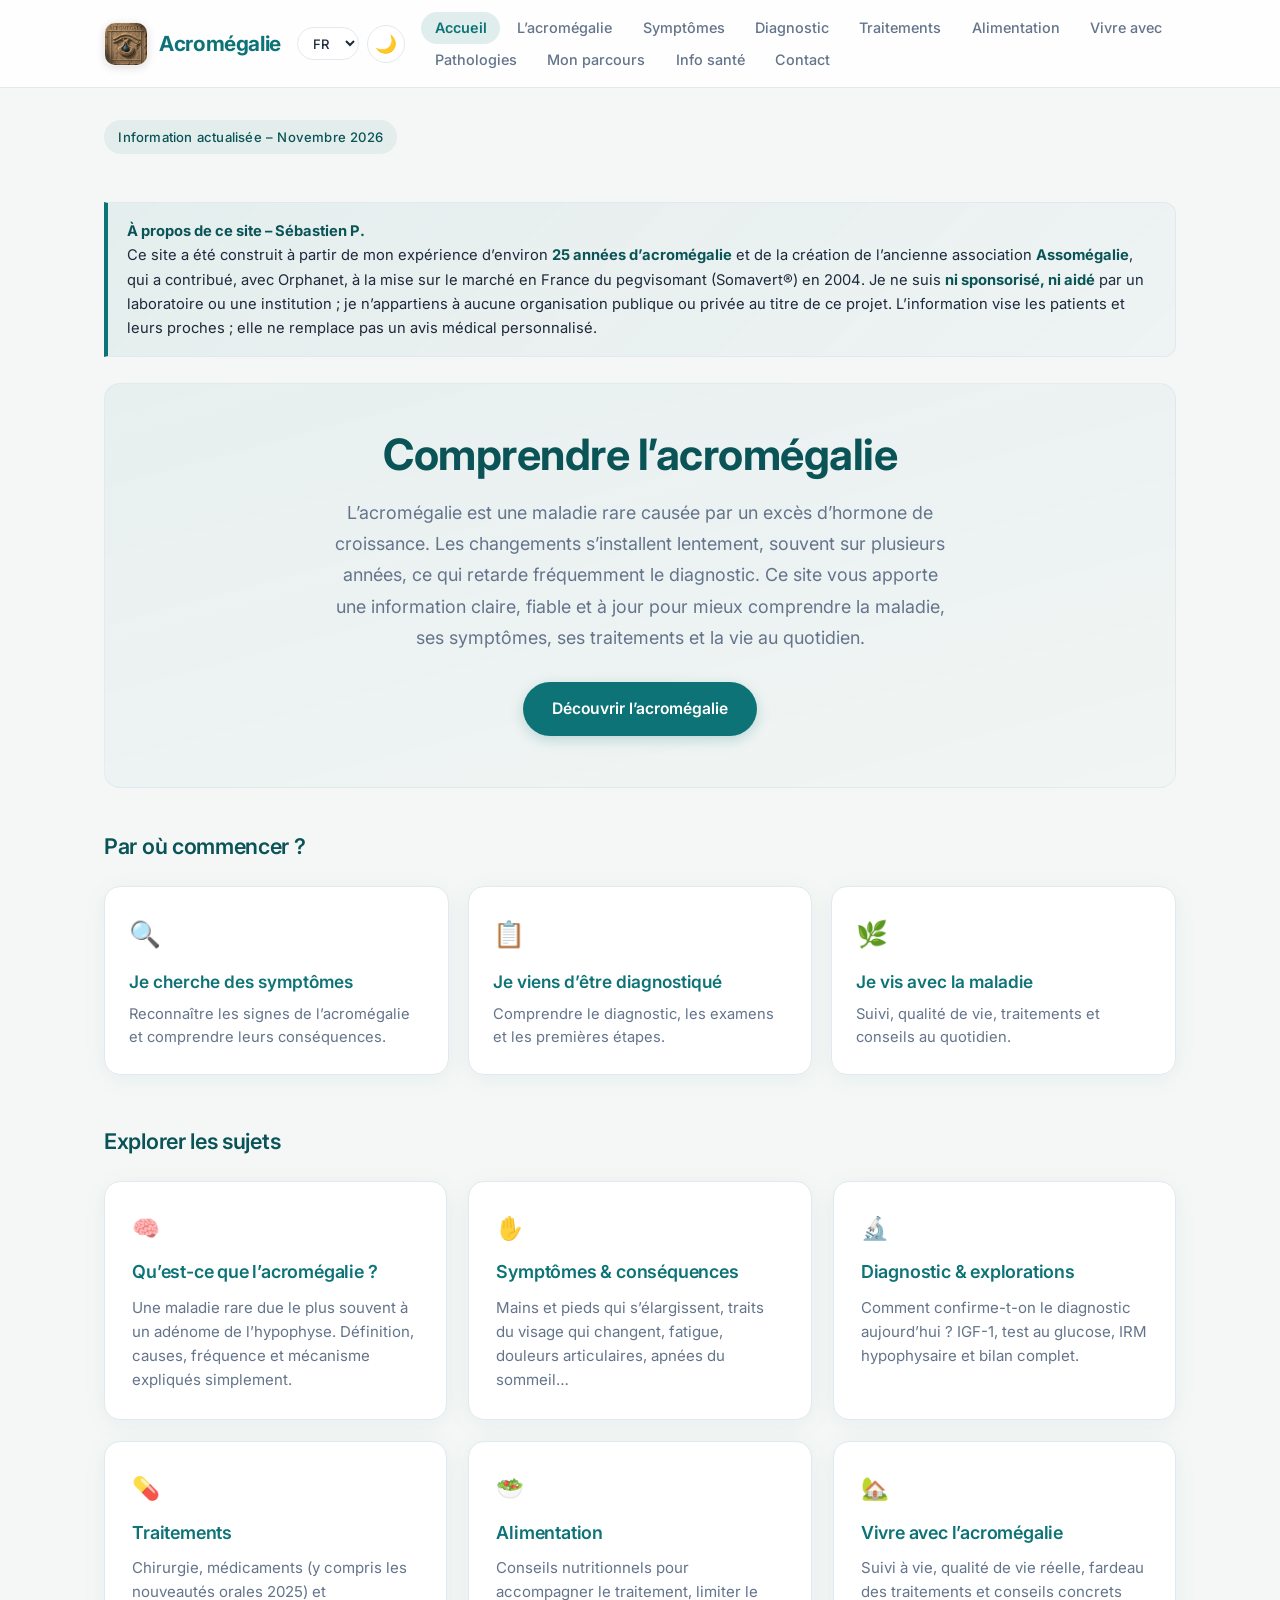
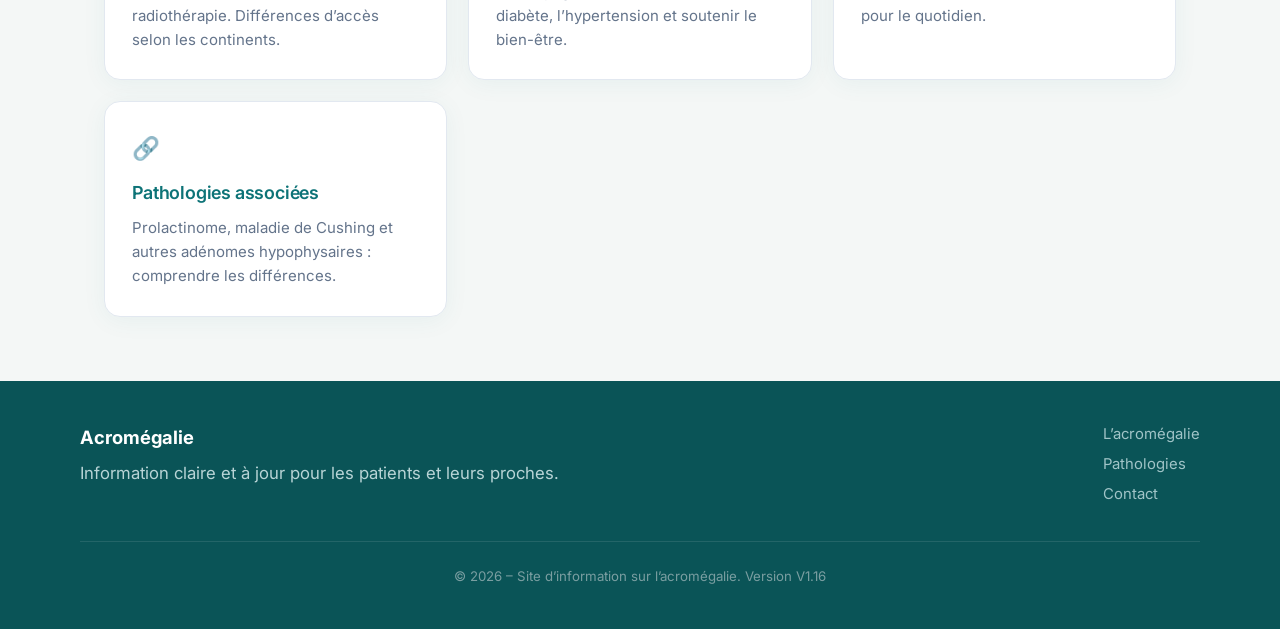
<file: index.html>
<!DOCTYPE html>
<html lang="fr">
<head>
  <meta charset="UTF-8">
  <meta name="viewport" content="width=device-width, initial-scale=1.0">
  <meta name="description" content="Guide complet et à jour sur l'acromégalie pour les patients et leurs proches. Symptômes, diagnostic, traitements (chirurgie, médicaments, nouveautés 2025) et vie quotidienne.">
  <meta name="keywords" content="acromégalie, acromegaly, hypophyse, hormone de croissance, GH, IGF-1, adénome hypophysaire, symptômes, traitement, patients">
  <meta name="author" content="Site d'information Acromégalie">
  <meta name="robots" content="index, follow">
  <title>Acromégalie : comprendre la maladie, les symptômes et les traitements</title>
  <!-- Open Graph -->
  <meta property="og:type" content="website">
  <meta property="og:title" content="Acromégalie : comprendre la maladie, les symptômes et les traitements">
  <meta property="og:description" content="Guide complet et à jour sur l'acromégalie pour les patients et leurs proches. Symptômes, diagnostic, traitements (chirurgie, médicaments, nouveautés 2025) et vie quotidienne.">
  <meta property="og:image" content="logo-acromegalie.jpg">
  <meta property="og:locale" content="fr_FR">
  <!-- Twitter -->
  <meta name="twitter:card" content="summary_large_image">
  <meta name="twitter:title" content="Acromégalie : comprendre la maladie, les symptômes et les traitements">
  <meta name="twitter:description" content="Guide complet et à jour sur l'acromégalie pour les patients et leurs proches. Symptômes, diagnostic, traitements (chirurgie, médicaments, nouveautés 2025) et vie quotidienne.">
  <link rel="stylesheet" href="style.css">
</head>
<body>

  <header class="site-header">
    <div class="header-inner">
      <a href="index.html" class="logo">
        <div class="logo-icon"><img src="logo-acromegalie.jpg" alt="Logo Acromégalie – Hypophyse dans la selle turcique"></div>
        <span>Acromégalie</span>
      </a>

      <div class="header-actions">
        <select class="lang-switch" onchange="doTranslate(this.value)" aria-label="Langue">
          <option value="fr">FR</option>
          <option value="en">EN</option>
          <option value="es">ES</option>
        </select>
        <button class="theme-toggle" id="theme-toggle" onclick="toggleTheme()" aria-label="Mode sombre">🌙</button>
        <button class="menu-toggle" aria-label="Menu" onclick="document.querySelector('nav').classList.toggle('open')">☰</button>
      </div>

      <nav>
        <ul>
          <li><a href="index.html" class="active">Accueil</a></li>
          <li><a href="acromegalie.html">L’acromégalie</a></li>
          <li><a href="symptomes.html">Symptômes</a></li>
          <li><a href="diagnostic.html">Diagnostic</a></li>
          <li><a href="traitements.html">Traitements</a></li>
          <li><a href="alimentation.html">Alimentation</a></li>
          <li><a href="vivre.html">Vivre avec</a></li>
          <li><a href="pathologies.html">Pathologies</a></li>
          <li><a href="mon-parcours.html">Mon parcours</a></li>
          <li><a href="info-sante.html">Info santé</a></li>
          <li><a href="contact.html">Contact</a></li>
        </ul>
      </nav>
    </div>
  </header>

  <main>
    <div class="update-banner">Information actualisée – Novembre 2026</div>

    <div class="disclaimer disclaimer-site">
      <strong>À propos de ce site – Sébastien P.</strong><br>
      Ce site a été construit à partir de mon expérience d’environ <strong>25 années d’acromégalie</strong> et de la création de l’ancienne association <strong>Assomégalie</strong>, qui a contribué, avec Orphanet, à la mise sur le marché en France du pegvisomant (Somavert®) en 2004.
      Je ne suis <strong>ni sponsorisé, ni aidé</strong> par un laboratoire ou une institution ; je n’appartiens à aucune organisation publique ou privée au titre de ce projet. L’information vise les patients et leurs proches ; elle ne remplace pas un avis médical personnalisé.
    </div>


    <section class="hero">
      <h1>Comprendre l’acromégalie</h1>
      <p>L’acromégalie est une maladie rare causée par un excès d’hormone de croissance. Les changements s’installent lentement, souvent sur plusieurs années, ce qui retarde fréquemment le diagnostic. Ce site vous apporte une information claire, fiable et à jour pour mieux comprendre la maladie, ses symptômes, ses traitements et la vie au quotidien.</p>
      <a href="acromegalie.html" class="btn">Découvrir l’acromégalie</a>
    </section>

    <!-- Par où commencer -->
    <section class="start-section">
      <h2 class="section-title">Par où commencer ?</h2>
      <div class="start-grid">
        <a href="symptomes.html" class="start-card">
          <div class="start-icon">🔍</div>
          <h3>Je cherche des symptômes</h3>
          <p>Reconnaître les signes de l’acromégalie et comprendre leurs conséquences.</p>
        </a>
        <a href="diagnostic.html" class="start-card">
          <div class="start-icon">📋</div>
          <h3>Je viens d’être diagnostiqué</h3>
          <p>Comprendre le diagnostic, les examens et les premières étapes.</p>
        </a>
        <a href="vivre.html" class="start-card">
          <div class="start-icon">🌿</div>
          <h3>Je vis avec la maladie</h3>
          <p>Suivi, qualité de vie, traitements et conseils au quotidien.</p>
        </a>
      </div>
    </section>

    <h2 class="section-title" style="margin-top: 3rem;">Explorer les sujets</h2>
    <div class="cards">
      <a href="acromegalie.html" class="card">
        <div class="card-icon">🧠</div>
        <h3>Qu’est-ce que l’acromégalie ?</h3>
        <p>Une maladie rare due le plus souvent à un adénome de l’hypophyse. Définition, causes, fréquence et mécanisme expliqués simplement.</p>
      </a>

      <a href="symptomes.html" class="card">
        <div class="card-icon">✋</div>
        <h3>Symptômes & conséquences</h3>
        <p>Mains et pieds qui s’élargissent, traits du visage qui changent, fatigue, douleurs articulaires, apnées du sommeil…</p>
      </a>

      <a href="diagnostic.html" class="card">
        <div class="card-icon">🔬</div>
        <h3>Diagnostic & explorations</h3>
        <p>Comment confirme-t-on le diagnostic aujourd’hui ? IGF-1, test au glucose, IRM hypophysaire et bilan complet.</p>
      </a>

      <a href="traitements.html" class="card">
        <div class="card-icon">💊</div>
        <h3>Traitements</h3>
        <p>Chirurgie, médicaments (y compris les nouveautés orales 2025) et radiothérapie. Différences d’accès selon les continents.</p>
      </a>

      <a href="alimentation.html" class="card">
        <div class="card-icon">🥗</div>
        <h3>Alimentation</h3>
        <p>Conseils nutritionnels pour accompagner le traitement, limiter le diabète, l’hypertension et soutenir le bien-être.</p>
      </a>

      <a href="vivre.html" class="card">
        <div class="card-icon">🏡</div>
        <h3>Vivre avec l’acromégalie</h3>
        <p>Suivi à vie, qualité de vie réelle, fardeau des traitements et conseils concrets pour le quotidien.</p>
      </a>

      <a href="pathologies.html" class="card">
        <div class="card-icon">🔗</div>
        <h3>Pathologies associées</h3>
        <p>Prolactinome, maladie de Cushing et autres adénomes hypophysaires : comprendre les différences.</p>
      </a>
    </div>
  </main>

  <footer class="site-footer">
    <div class="footer-inner">
      <div>
        <div class="footer-brand">Acromégalie</div>
        <p>Information claire et à jour pour les patients et leurs proches.</p>
      </div>
      <div class="footer-links">
        <a href="acromegalie.html">L’acromégalie</a>
        <a href="pathologies.html">Pathologies</a>
        <a href="contact.html">Contact</a>
      </div>
    </div>
    <div class="footer-bottom">
      © 2026 – Site d’information sur l’acromégalie. Version V1.16
    </div>
  </footer>

  <div id="google_translate_element" style="display:none"></div>
  <script src="site.js"></script>
  <script src="https://translate.google.com/translate_a/element.js?cb=googleTranslateElementInit"></script>
</body>
</html>
</file>
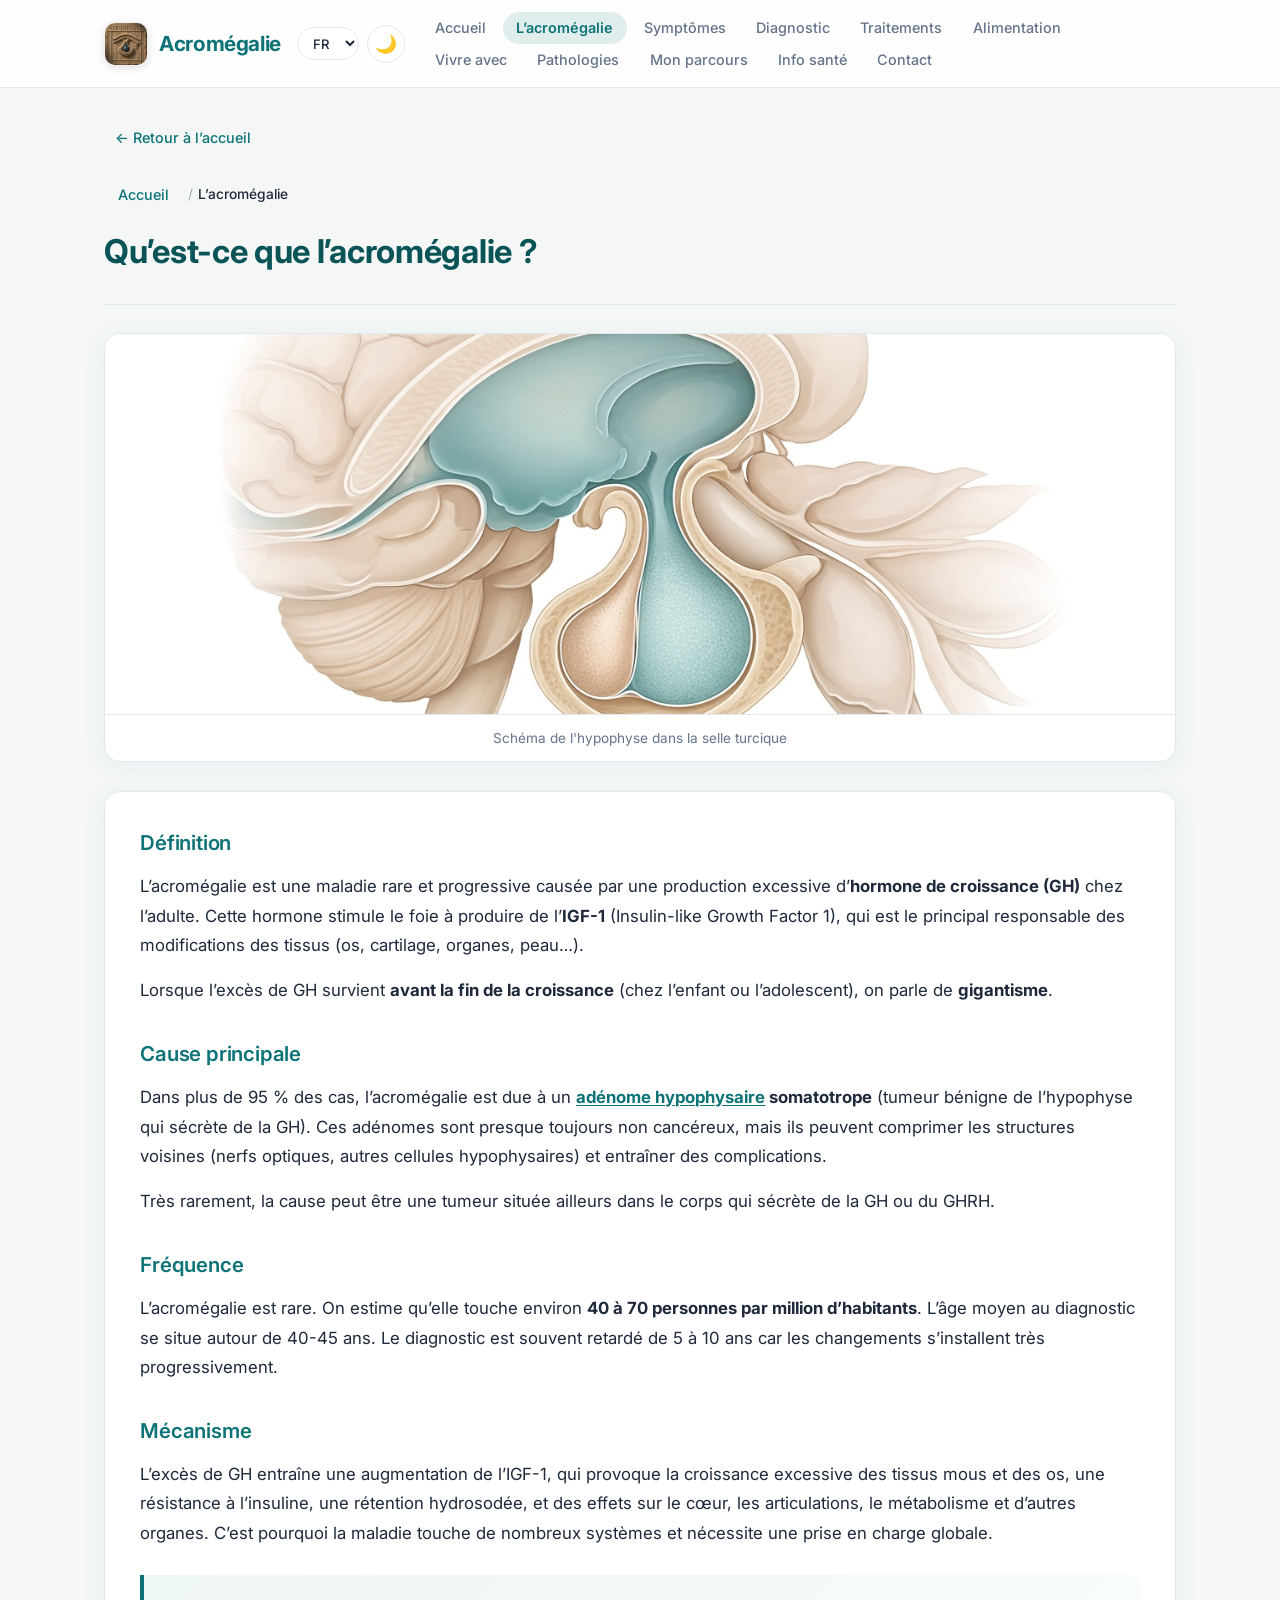
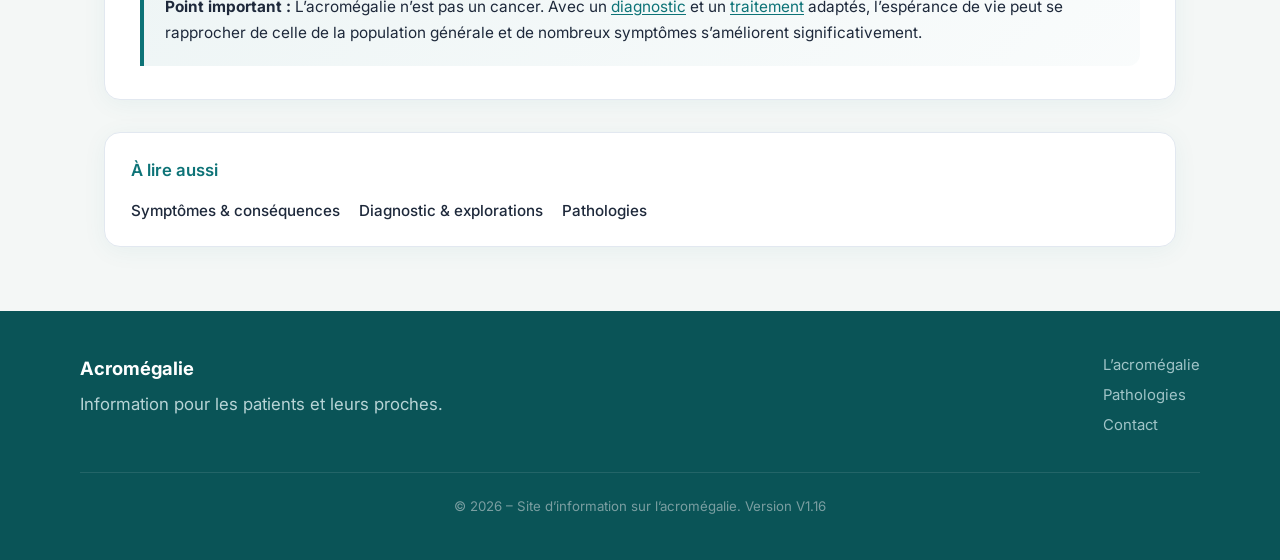
<file: acromegalie.html>
<!DOCTYPE html>
<html lang="fr">
<head>
  <meta charset="UTF-8">
  <meta name="viewport" content="width=device-width, initial-scale=1.0">
  <meta name="description" content="L'acromégalie est une maladie rare due à un excès d'hormone de croissance. Découvrez ses causes (adénome de l'hypophyse), sa fréquence et son mécanisme.">
  <meta name="keywords" content="acromégalie, acromegaly, hypophyse, hormone de croissance, GH, IGF-1, adénome hypophysaire, symptômes, traitement, patients">
  <meta name="author" content="Site d'information Acromégalie">
  <meta name="robots" content="index, follow">
  <title>Acromégalie : qu'est-ce que c'est ? Causes et explications simples</title>
  <!-- Open Graph -->
  <meta property="og:type" content="website">
  <meta property="og:title" content="Acromégalie : qu'est-ce que c'est ? Causes et explications simples">
  <meta property="og:description" content="L'acromégalie est une maladie rare due à un excès d'hormone de croissance. Découvrez ses causes (adénome de l'hypophyse), sa fréquence et son mécanisme.">
  <meta property="og:image" content="illu-hypophyse.jpg">
  <meta property="og:locale" content="fr_FR">
  <!-- Twitter -->
  <meta name="twitter:card" content="summary_large_image">
  <meta name="twitter:title" content="Acromégalie : qu'est-ce que c'est ? Causes et explications simples">
  <meta name="twitter:description" content="L'acromégalie est une maladie rare due à un excès d'hormone de croissance. Découvrez ses causes (adénome de l'hypophyse), sa fréquence et son mécanisme.">
  <link rel="stylesheet" href="style.css">
</head>
<body>
  <header class="site-header">
    <div class="header-inner">
      <a href="index.html" class="logo">
        <div class="logo-icon"><img src="logo-acromegalie.jpg" alt="Logo Acromégalie – Hypophyse dans la selle turcique"></div>
        <span>Acromégalie</span>
      </a>
      <div class="header-actions">
        <select class="lang-switch" onchange="doTranslate(this.value)" aria-label="Langue">
          <option value="fr">FR</option>
          <option value="en">EN</option>
          <option value="es">ES</option>
        </select>
        <button class="theme-toggle" id="theme-toggle" onclick="toggleTheme()" aria-label="Mode sombre">🌙</button>
        <button class="menu-toggle" aria-label="Menu" onclick="document.querySelector('nav').classList.toggle('open')">☰</button>
      </div>
      <nav>
        <ul>
          <li><a href="index.html">Accueil</a></li>
          <li><a href="acromegalie.html" class="active">L’acromégalie</a></li>
          <li><a href="symptomes.html">Symptômes</a></li>
          <li><a href="diagnostic.html">Diagnostic</a></li>
          <li><a href="traitements.html">Traitements</a></li>
          <li><a href="alimentation.html">Alimentation</a></li>
          <li><a href="vivre.html">Vivre avec</a></li>
          <li><a href="pathologies.html">Pathologies</a></li>
          <li><a href="mon-parcours.html">Mon parcours</a></li>
          <li><a href="info-sante.html">Info santé</a></li>
          <li><a href="contact.html">Contact</a></li>
        </ul>
      </nav>
    </div>
  </header>

  <main>
    <a href="index.html" class="back-btn">← Retour à l’accueil</a>
    <div class="page-header">
      <nav class="breadcrumb" aria-label="Fil d’Ariane"><a href="index.html">Accueil</a><span class="bc-sep">/</span><span class="bc-current">L’acromégalie</span></nav>
      <h1>Qu’est-ce que l’acromégalie ?</h1>
    </div>

    <figure class="content-figure">
      <img src="illu-hypophyse.jpg" alt="Schéma de l'hypophyse dans la selle turcique" loading="lazy" width="800" height="450">
      <figcaption>Schéma de l'hypophyse dans la selle turcique</figcaption>
    </figure>

    <div class="content-block">
      <h2>Définition</h2>
      <p>L’acromégalie est une maladie rare et progressive causée par une production excessive d’<strong>hormone de croissance (GH)</strong> chez l’adulte. Cette hormone stimule le foie à produire de l’<strong>IGF-1</strong> (Insulin-like Growth Factor 1), qui est le principal responsable des modifications des tissus (os, cartilage, organes, peau…).</p>
      <p>Lorsque l’excès de GH survient <strong>avant la fin de la croissance</strong> (chez l’enfant ou l’adolescent), on parle de <strong>gigantisme</strong>.</p>

      <h2>Cause principale</h2>
      <p>Dans plus de 95 % des cas, l’acromégalie est due à un <strong><a href="pathologies.html">adénome hypophysaire</a> somatotrope</strong> (tumeur bénigne de l’hypophyse qui sécrète de la GH). Ces adénomes sont presque toujours non cancéreux, mais ils peuvent comprimer les structures voisines (nerfs optiques, autres cellules hypophysaires) et entraîner des complications.</p>
      <p>Très rarement, la cause peut être une tumeur située ailleurs dans le corps qui sécrète de la GH ou du GHRH.</p>

      <h2>Fréquence</h2>
      <p>L’acromégalie est rare. On estime qu’elle touche environ <strong>40 à 70 personnes par million d’habitants</strong>. L’âge moyen au diagnostic se situe autour de 40-45 ans. Le diagnostic est souvent retardé de 5 à 10 ans car les changements s’installent très progressivement.</p>

      <h2>Mécanisme</h2>
      <p>L’excès de GH entraîne une augmentation de l’IGF-1, qui provoque la croissance excessive des tissus mous et des os, une résistance à l’insuline, une rétention hydrosodée, et des effets sur le cœur, les articulations, le métabolisme et d’autres organes. C’est pourquoi la maladie touche de nombreux systèmes et nécessite une prise en charge globale.</p>

      <div class="note">
        <strong>Point important :</strong> L’acromégalie n’est pas un cancer. Avec un <a href="diagnostic.html">diagnostic</a> et un <a href="traitements.html">traitement</a> adaptés, l’espérance de vie peut se rapprocher de celle de la population générale et de nombreux symptômes s’améliorent significativement.
      </div>
    </div>

    <aside class="related-box">
      <h3>À lire aussi</h3>
      <ul>
        <li><a href="symptomes.html">Symptômes & conséquences</a></li>
        <li><a href="diagnostic.html">Diagnostic & explorations</a></li>
        <li><a href="pathologies.html">Pathologies</a></li>
      </ul>
    </aside>

  </main>

  <footer class="site-footer">
    <div class="footer-inner">
      <div>
        <div class="footer-brand">Acromégalie</div>
        <p>Information pour les patients et leurs proches.</p>
      </div>
      <div class="footer-links">
        <a href="acromegalie.html">L’acromégalie</a>
        <a href="pathologies.html">Pathologies</a>
        <a href="contact.html">Contact</a>
      </div>
    </div>
    <div class="footer-bottom">© 2026 – Site d’information sur l’acromégalie. Version V1.16</div>
  </footer>
  <div id="google_translate_element" style="display:none"></div>
  <script src="site.js"></script>
  <script src="https://translate.google.com/translate_a/element.js?cb=googleTranslateElementInit"></script>
</body>
</html>
</file>
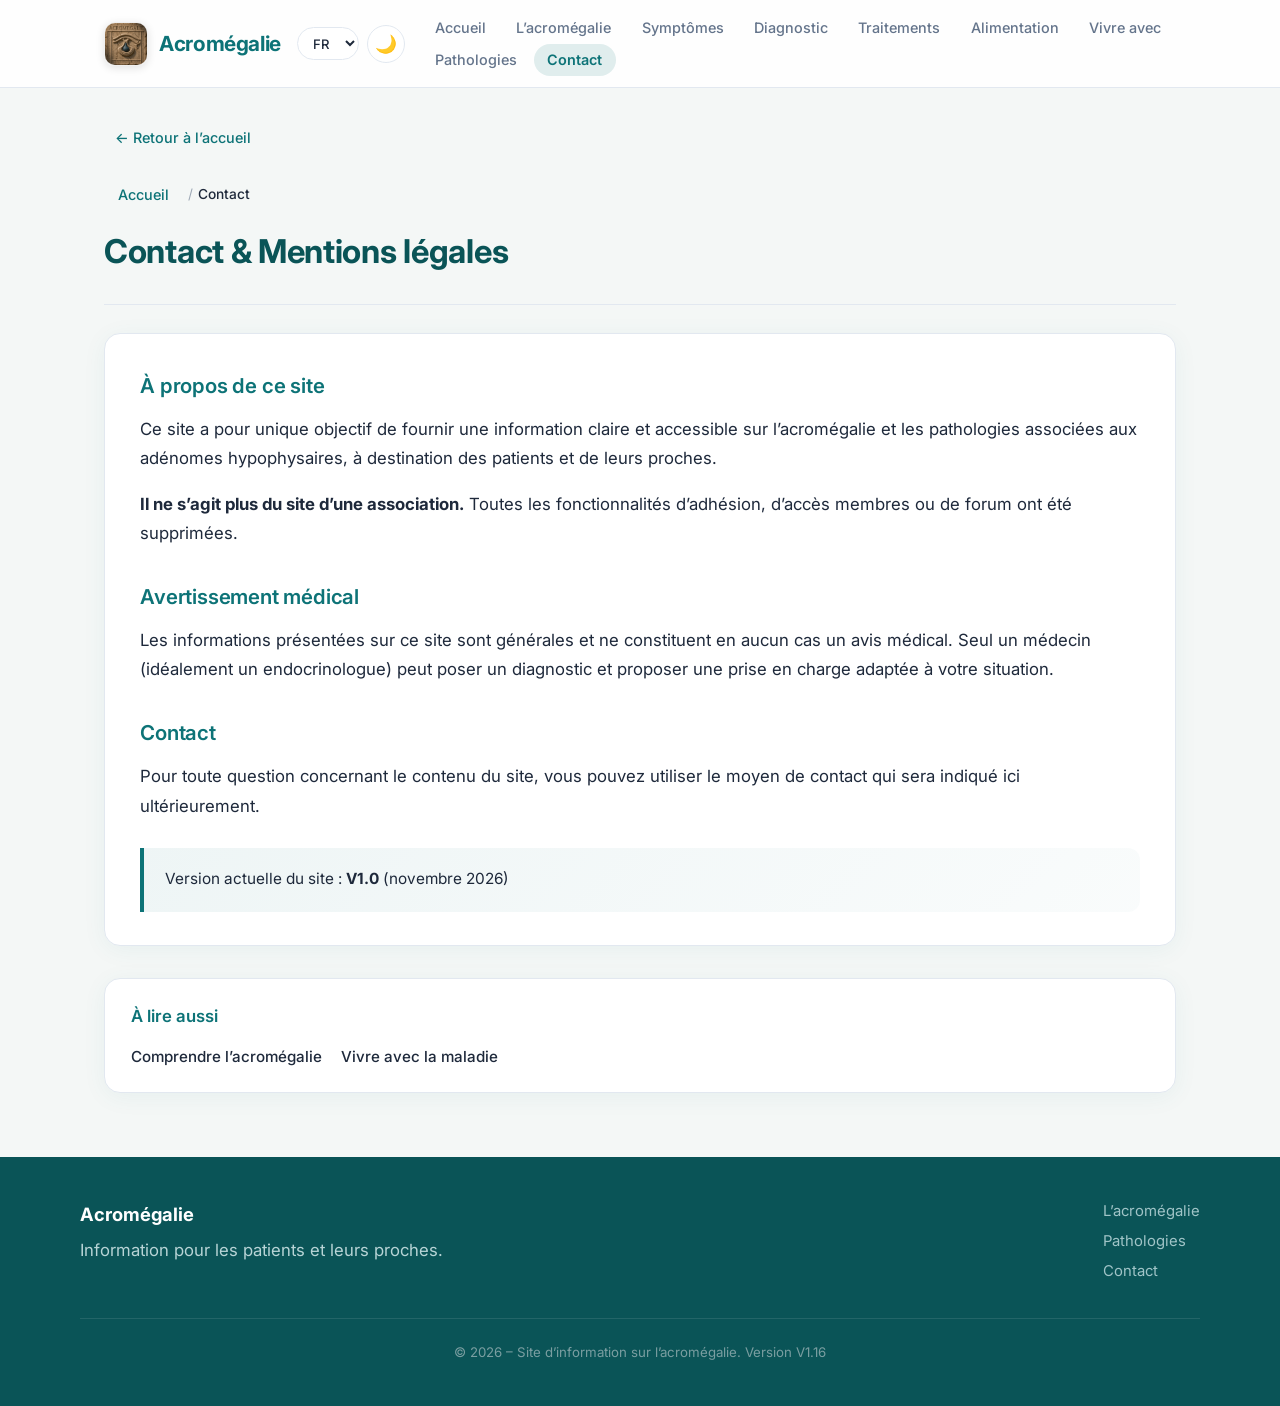
<file: contact.html>
<!DOCTYPE html>
<html lang="fr">
<head>
  <meta charset="UTF-8">
  <meta name="viewport" content="width=device-width, initial-scale=1.0">
  <meta name="description" content="Contactez-nous pour toute question concernant ce site d'information sur l'acromégalie.">
  <meta name="keywords" content="acromégalie, acromegaly, hypophyse, hormone de croissance, GH, IGF-1, adénome hypophysaire, symptômes, traitement, patients">
  <meta name="author" content="Site d'information Acromégalie">
  <meta name="robots" content="index, follow">
  <title>Contact – Information sur l'acromégalie</title>
  <!-- Open Graph -->
  <meta property="og:type" content="website">
  <meta property="og:title" content="Contact – Information sur l'acromégalie">
  <meta property="og:description" content="Contactez-nous pour toute question concernant ce site d'information sur l'acromégalie.">
  <meta property="og:image" content="logo-acromegalie.jpg">
  <meta property="og:locale" content="fr_FR">
  <!-- Twitter -->
  <meta name="twitter:card" content="summary_large_image">
  <meta name="twitter:title" content="Contact – Information sur l'acromégalie">
  <meta name="twitter:description" content="Contactez-nous pour toute question concernant ce site d'information sur l'acromégalie.">
  <link rel="stylesheet" href="style.css">
</head>
<body>
  <header class="site-header">
    <div class="header-inner">
      <a href="index.html" class="logo">
        <div class="logo-icon"><img src="logo-acromegalie.jpg" alt="Logo Acromégalie – Hypophyse dans la selle turcique"></div>
        <span>Acromégalie</span>
      </a>
      <div class="header-actions">
        <select class="lang-switch" onchange="doTranslate(this.value)" aria-label="Langue">
          <option value="fr">FR</option>
          <option value="en">EN</option>
          <option value="es">ES</option>
        </select>
        <button class="theme-toggle" id="theme-toggle" onclick="toggleTheme()" aria-label="Mode sombre">🌙</button>
        <button class="menu-toggle" aria-label="Menu" onclick="document.querySelector('nav').classList.toggle('open')">☰</button>
      </div>
      <nav>
        <ul>
          <li><a href="index.html">Accueil</a></li>
          <li><a href="acromegalie.html">L’acromégalie</a></li>
          <li><a href="symptomes.html">Symptômes</a></li>
          <li><a href="diagnostic.html">Diagnostic</a></li>
          <li><a href="traitements.html">Traitements</a></li>
          <li><a href="alimentation.html">Alimentation</a></li>
          <li><a href="vivre.html">Vivre avec</a></li>
          <li><a href="pathologies.html">Pathologies</a></li>
          <li><a href="contact.html" class="active">Contact</a></li>
        </ul>
      </nav>
    </div>
  </header>

  <main>
    <a href="index.html" class="back-btn">← Retour à l’accueil</a>
    <div class="page-header">
      <nav class="breadcrumb" aria-label="Fil d’Ariane"><a href="index.html">Accueil</a><span class="bc-sep">/</span><span class="bc-current">Contact</span></nav>
      <h1>Contact & Mentions légales</h1>
    </div>

    <div class="content-block">
      <h2>À propos de ce site</h2>
      <p>Ce site a pour unique objectif de fournir une information claire et accessible sur l’acromégalie et les pathologies associées aux adénomes hypophysaires, à destination des patients et de leurs proches.</p>

      <p><strong>Il ne s’agit plus du site d’une association.</strong> Toutes les fonctionnalités d’adhésion, d’accès membres ou de forum ont été supprimées.</p>

      <h2>Avertissement médical</h2>
      <p>Les informations présentées sur ce site sont générales et ne constituent en aucun cas un avis médical. Seul un médecin (idéalement un endocrinologue) peut poser un diagnostic et proposer une prise en charge adaptée à votre situation.</p>

      <h2>Contact</h2>
      <p>Pour toute question concernant le contenu du site, vous pouvez utiliser le moyen de contact qui sera indiqué ici ultérieurement.</p>

      <div class="note">
        Version actuelle du site : <strong>V1.0</strong> (novembre 2026)
      </div>
    </div>

    <aside class="related-box">
      <h3>À lire aussi</h3>
      <ul>
        <li><a href="acromegalie.html">Comprendre l’acromégalie</a></li>
        <li><a href="vivre.html">Vivre avec la maladie</a></li>
      </ul>
    </aside>

  </main>

  <footer class="site-footer">
    <div class="footer-inner">
      <div>
        <div class="footer-brand">Acromégalie</div>
        <p>Information pour les patients et leurs proches.</p>
      </div>
      <div class="footer-links">
        <a href="acromegalie.html">L’acromégalie</a>
        <a href="pathologies.html">Pathologies</a>
        <a href="contact.html">Contact</a>
      </div>
    </div>
    <div class="footer-bottom">© 2026 – Site d’information sur l’acromégalie. Version V1.16</div>
  </footer>
  <div id="google_translate_element" style="display:none"></div>
  <script src="site.js"></script>
  <script src="https://translate.google.com/translate_a/element.js?cb=googleTranslateElementInit"></script>
</body>
</html>
</file>
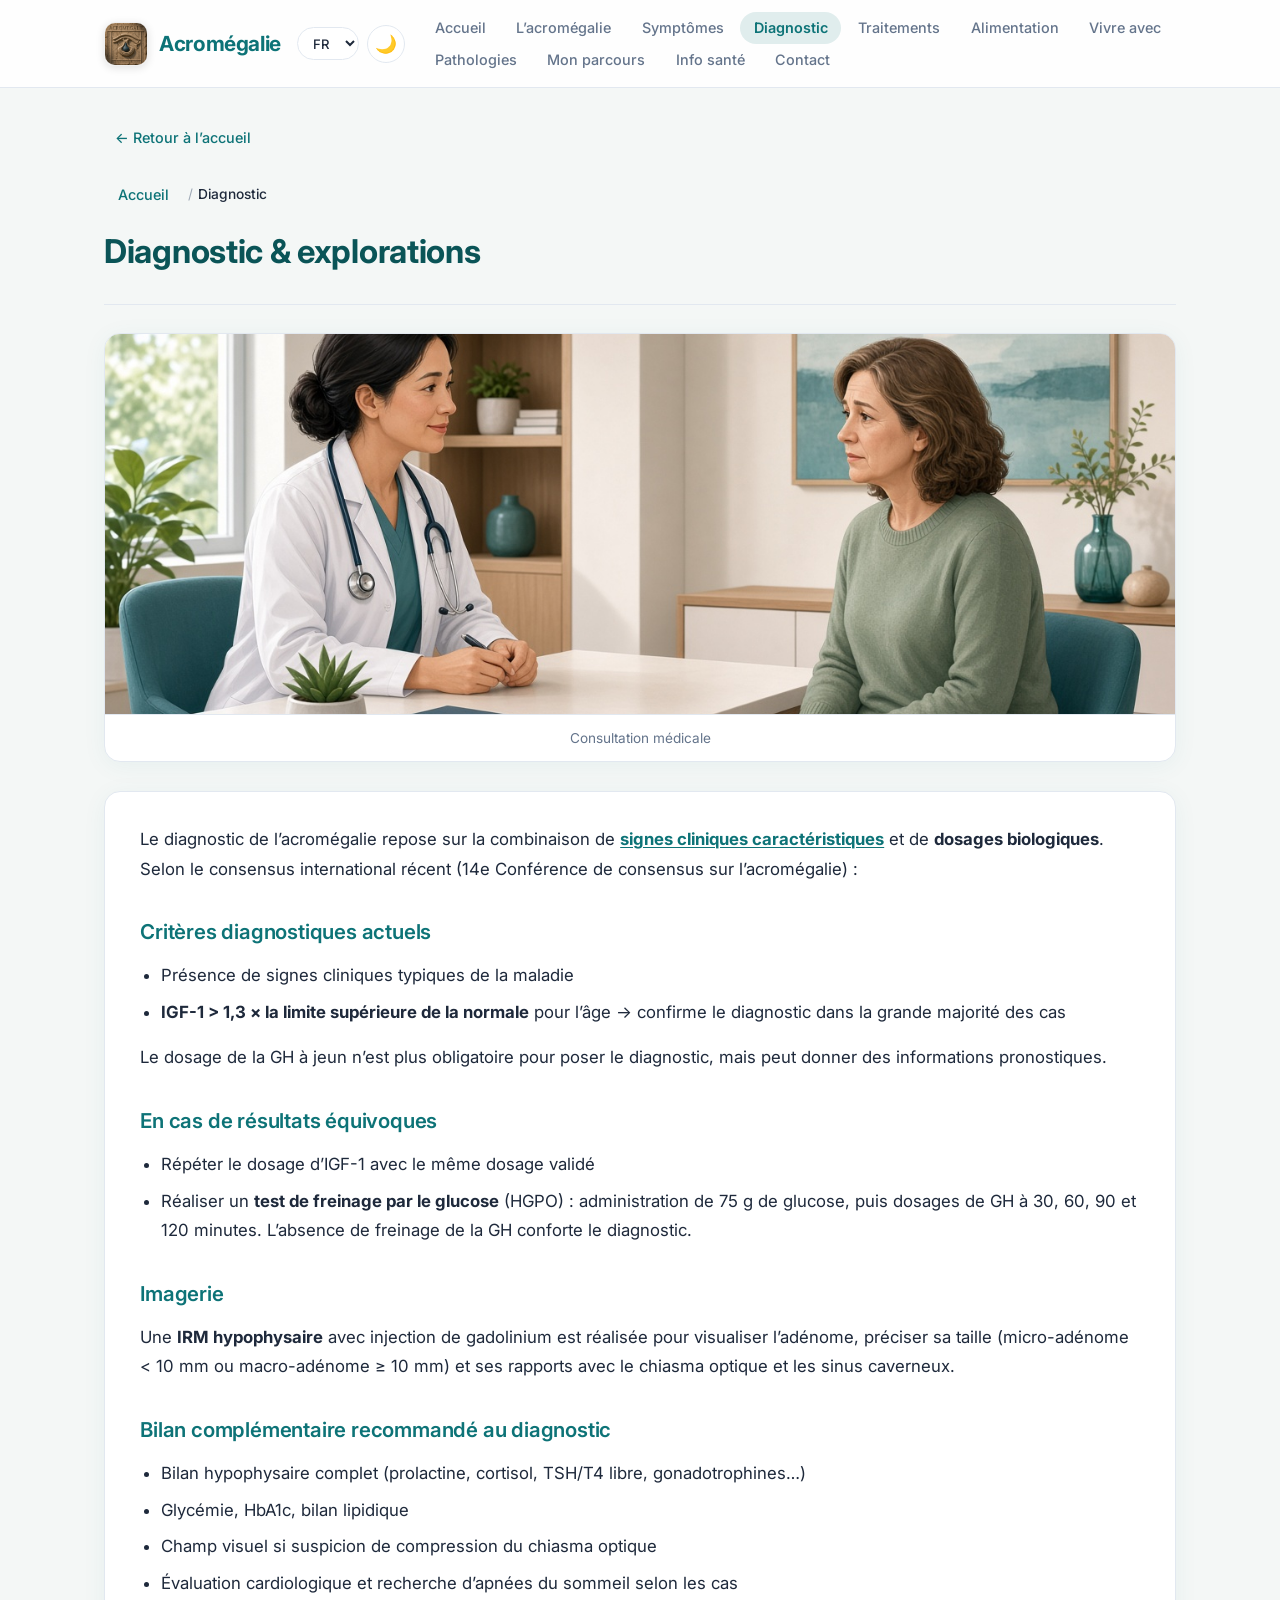
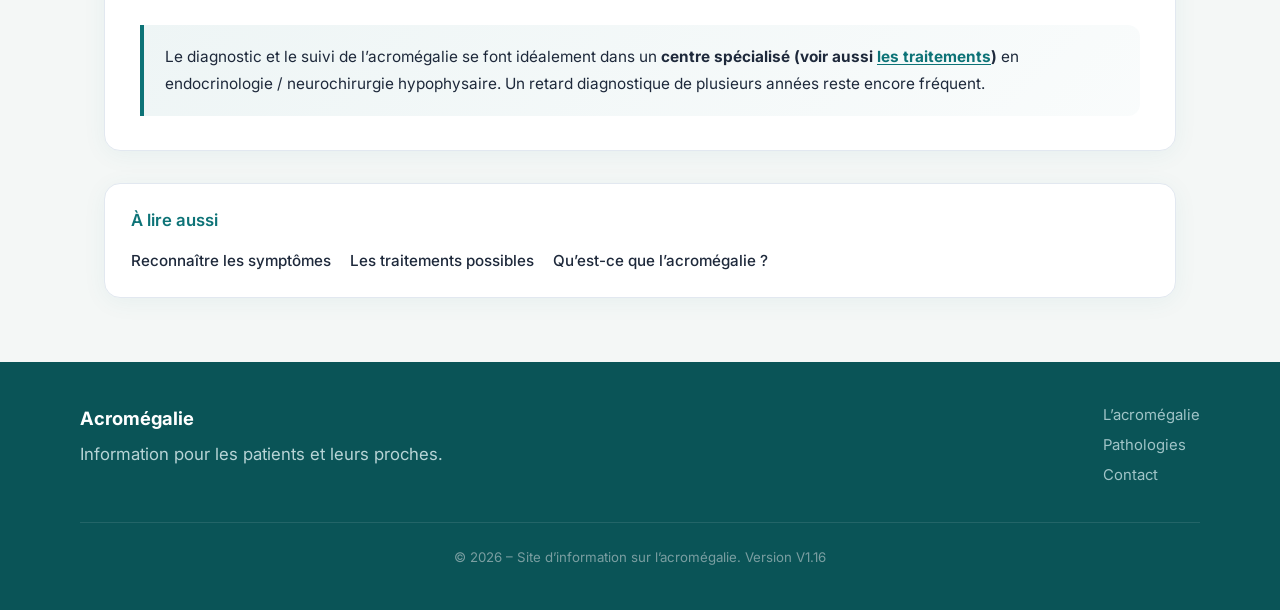
<file: diagnostic.html>
<!DOCTYPE html>
<html lang="fr">
<head>
  <meta charset="UTF-8">
  <meta name="viewport" content="width=device-width, initial-scale=1.0">
  <meta name="description" content="Comment confirme-t-on l'acromégalie ? Dosage de l'IGF-1, test de freinage au glucose (HGPO) et IRM de l'hypophyse. Critères actuels expliqués simplement.">
  <meta name="keywords" content="acromégalie, acromegaly, hypophyse, hormone de croissance, GH, IGF-1, adénome hypophysaire, symptômes, traitement, patients">
  <meta name="author" content="Site d'information Acromégalie">
  <meta name="robots" content="index, follow">
  <title>Diagnostic de l'acromégalie : IGF-1, test au glucose et IRM</title>
  <!-- Open Graph -->
  <meta property="og:type" content="website">
  <meta property="og:title" content="Diagnostic de l'acromégalie : IGF-1, test au glucose et IRM">
  <meta property="og:description" content="Comment confirme-t-on l'acromégalie ? Dosage de l'IGF-1, test de freinage au glucose (HGPO) et IRM de l'hypophyse. Critères actuels expliqués simplement.">
  <meta property="og:image" content="illu-consultation.jpg">
  <meta property="og:locale" content="fr_FR">
  <!-- Twitter -->
  <meta name="twitter:card" content="summary_large_image">
  <meta name="twitter:title" content="Diagnostic de l'acromégalie : IGF-1, test au glucose et IRM">
  <meta name="twitter:description" content="Comment confirme-t-on l'acromégalie ? Dosage de l'IGF-1, test de freinage au glucose (HGPO) et IRM de l'hypophyse. Critères actuels expliqués simplement.">
  <link rel="stylesheet" href="style.css">
</head>
<body>
  <header class="site-header">
    <div class="header-inner">
      <a href="index.html" class="logo">
        <div class="logo-icon"><img src="logo-acromegalie.jpg" alt="Logo Acromégalie – Hypophyse dans la selle turcique"></div>
        <span>Acromégalie</span>
      </a>
      <div class="header-actions">
        <select class="lang-switch" onchange="doTranslate(this.value)" aria-label="Langue">
          <option value="fr">FR</option>
          <option value="en">EN</option>
          <option value="es">ES</option>
        </select>
        <button class="theme-toggle" id="theme-toggle" onclick="toggleTheme()" aria-label="Mode sombre">🌙</button>
        <button class="menu-toggle" aria-label="Menu" onclick="document.querySelector('nav').classList.toggle('open')">☰</button>
      </div>
      <nav>
        <ul>
          <li><a href="index.html">Accueil</a></li>
          <li><a href="acromegalie.html">L’acromégalie</a></li>
          <li><a href="symptomes.html">Symptômes</a></li>
          <li><a href="diagnostic.html" class="active">Diagnostic</a></li>
          <li><a href="traitements.html">Traitements</a></li>
          <li><a href="alimentation.html">Alimentation</a></li>
          <li><a href="vivre.html">Vivre avec</a></li>
          <li><a href="pathologies.html">Pathologies</a></li>
          <li><a href="mon-parcours.html">Mon parcours</a></li>
          <li><a href="info-sante.html">Info santé</a></li>
          <li><a href="contact.html">Contact</a></li>
        </ul>
      </nav>
    </div>
  </header>

  <main>
    <a href="index.html" class="back-btn">← Retour à l’accueil</a>
    <div class="page-header">
      <nav class="breadcrumb" aria-label="Fil d’Ariane"><a href="index.html">Accueil</a><span class="bc-sep">/</span><span class="bc-current">Diagnostic</span></nav>
      <h1>Diagnostic & explorations</h1>
    </div>

    <figure class="content-figure">
      <img src="illu-consultation.jpg" alt="Consultation médicale" loading="lazy" width="800" height="450">
      <figcaption>Consultation médicale</figcaption>
    </figure>

    <div class="content-block">
      <p>Le diagnostic de l’acromégalie repose sur la combinaison de <strong><a href="symptomes.html">signes cliniques caractéristiques</a></strong> et de <strong>dosages biologiques</strong>. Selon le consensus international récent (14e Conférence de consensus sur l’acromégalie) :</p>

      <h2>Critères diagnostiques actuels</h2>
      <ul>
        <li>Présence de signes cliniques typiques de la maladie</li>
        <li><strong>IGF-1 &gt; 1,3 × la limite supérieure de la normale</strong> pour l’âge → confirme le diagnostic dans la grande majorité des cas</li>
      </ul>
      <p>Le dosage de la GH à jeun n’est plus obligatoire pour poser le diagnostic, mais peut donner des informations pronostiques.</p>

      <h2>En cas de résultats équivoques</h2>
      <ul>
        <li>Répéter le dosage d’IGF-1 avec le même dosage validé</li>
        <li>Réaliser un <strong>test de freinage par le glucose</strong> (HGPO) : administration de 75 g de glucose, puis dosages de GH à 30, 60, 90 et 120 minutes. L’absence de freinage de la GH conforte le diagnostic.</li>
      </ul>

      <h2>Imagerie</h2>
      <p>Une <strong>IRM hypophysaire</strong> avec injection de gadolinium est réalisée pour visualiser l’adénome, préciser sa taille (micro-adénome &lt; 10 mm ou macro-adénome ≥ 10 mm) et ses rapports avec le chiasma optique et les sinus caverneux.</p>

      <h2>Bilan complémentaire recommandé au diagnostic</h2>
      <ul>
        <li>Bilan hypophysaire complet (prolactine, cortisol, TSH/T4 libre, gonadotrophines…)</li>
        <li>Glycémie, HbA1c, bilan lipidique</li>
        <li>Champ visuel si suspicion de compression du chiasma optique</li>
        <li>Évaluation cardiologique et recherche d’apnées du sommeil selon les cas</li>
      </ul>

      <div class="note">
        Le diagnostic et le suivi de l’acromégalie se font idéalement dans un <strong>centre spécialisé (voir aussi <a href="traitements.html">les traitements</a>)</strong> en endocrinologie / neurochirurgie hypophysaire. Un retard diagnostique de plusieurs années reste encore fréquent.
      </div>
    </div>

    <aside class="related-box">
      <h3>À lire aussi</h3>
      <ul>
        <li><a href="symptomes.html">Reconnaître les symptômes</a></li>
        <li><a href="traitements.html">Les traitements possibles</a></li>
        <li><a href="acromegalie.html">Qu’est-ce que l’acromégalie ?</a></li>
      </ul>
    </aside>

  </main>

  <footer class="site-footer">
    <div class="footer-inner">
      <div>
        <div class="footer-brand">Acromégalie</div>
        <p>Information pour les patients et leurs proches.</p>
      </div>
      <div class="footer-links">
        <a href="acromegalie.html">L’acromégalie</a>
        <a href="pathologies.html">Pathologies</a>
        <a href="contact.html">Contact</a>
      </div>
    </div>
    <div class="footer-bottom">© 2026 – Site d’information sur l’acromégalie. Version V1.16</div>
  </footer>
  <div id="google_translate_element" style="display:none"></div>
  <script src="site.js"></script>
  <script src="https://translate.google.com/translate_a/element.js?cb=googleTranslateElementInit"></script>
</body>
</html>
</file>
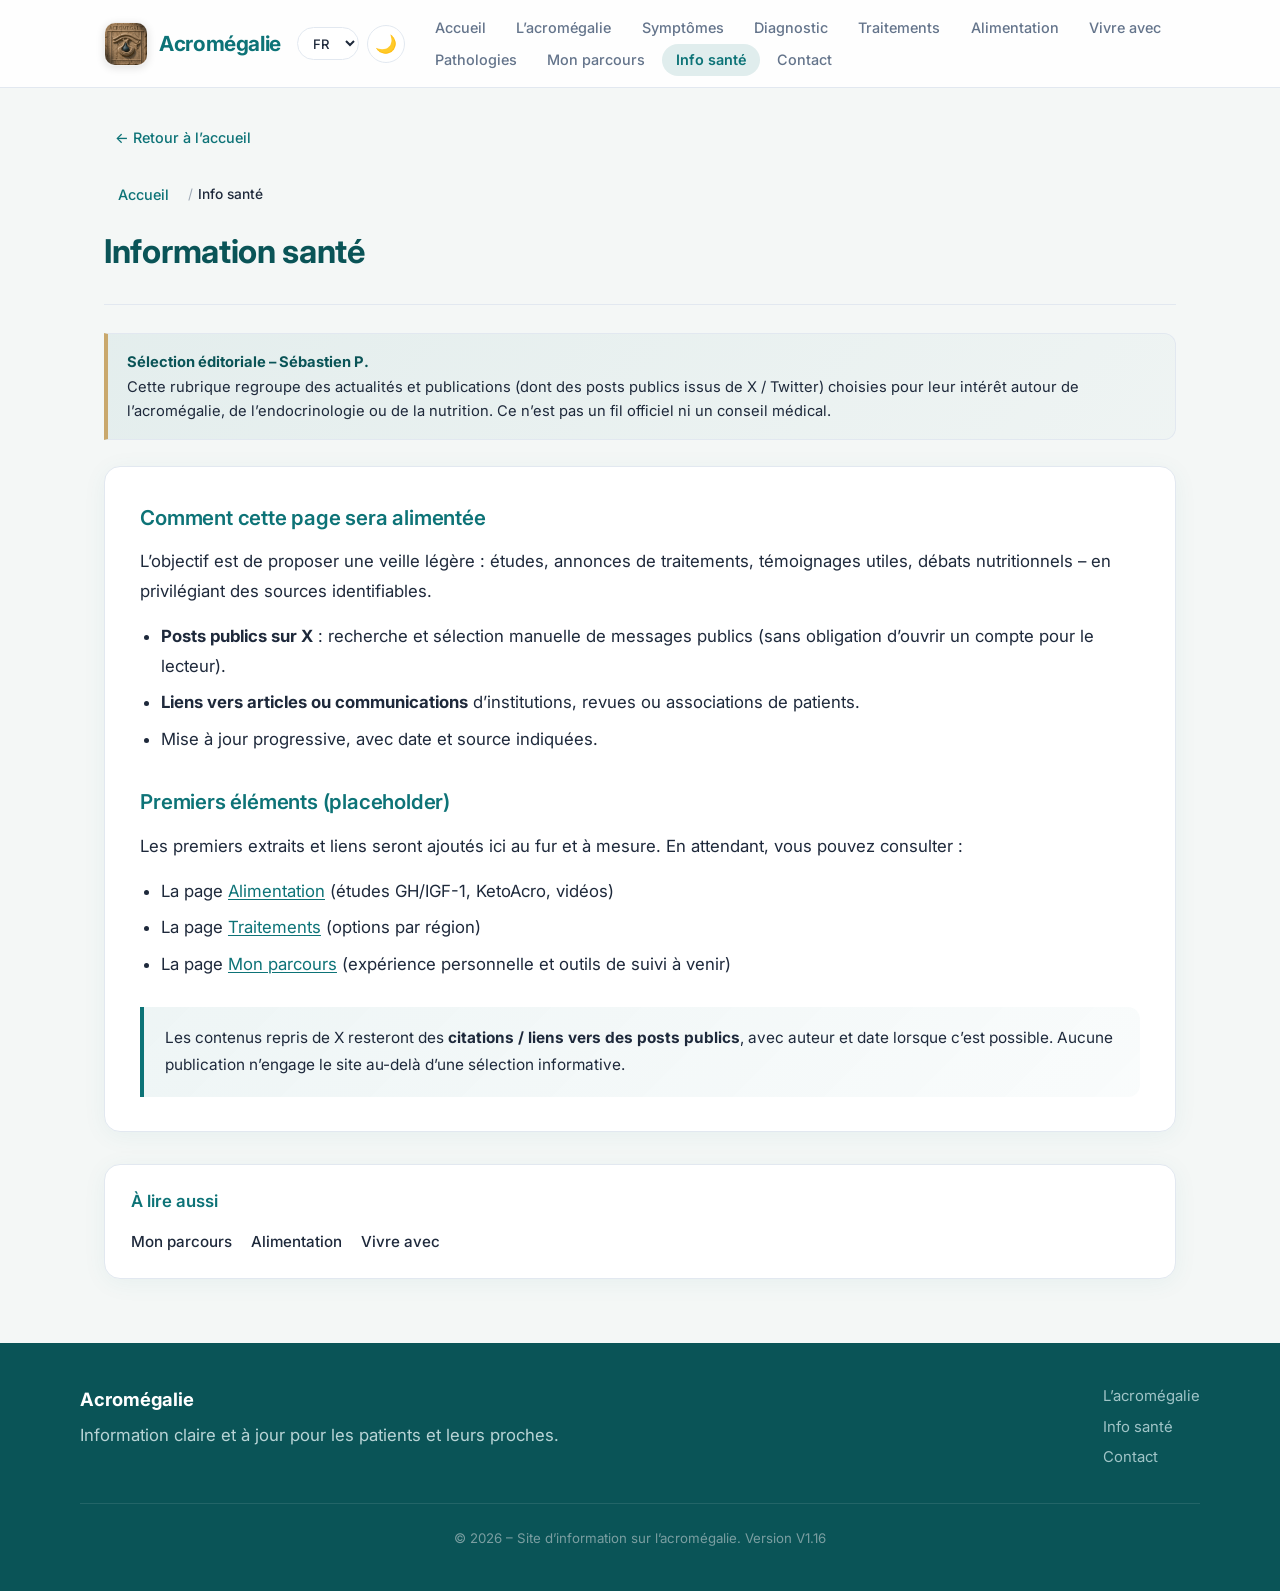
<file: info-sante.html>
<!DOCTYPE html>
<html lang="fr">
<head>
  <meta charset="UTF-8">
  <meta name="viewport" content="width=device-width, initial-scale=1.0">
  <meta name="description" content="Information santé : sélection de publications et actualités (dont posts publics sur X) liées à l’acromégalie, l’endocrinologie et la nutrition.">
  <meta name="robots" content="index, follow">
  <title>Info santé – actualités et publications</title>
  <link rel="stylesheet" href="style.css">
</head>
<body>
  <header class="site-header">
    <div class="header-inner">
      <a href="index.html" class="logo">
        <div class="logo-icon"><img src="logo-acromegalie.jpg" alt="Logo Acromégalie"></div>
        <span>Acromégalie</span>
      </a>
      <div class="header-actions">
        <select class="lang-switch" onchange="doTranslate(this.value)" aria-label="Langue">
          <option value="fr">FR</option>
          <option value="en">EN</option>
          <option value="es">ES</option>
        </select>
        <button class="theme-toggle" id="theme-toggle" onclick="toggleTheme()" aria-label="Mode sombre">🌙</button>
        <button class="menu-toggle" aria-label="Menu" onclick="document.querySelector('nav').classList.toggle('open')">☰</button>
      </div>
      <nav>
        <ul>
          <li><a href="index.html">Accueil</a></li>
          <li><a href="acromegalie.html">L’acromégalie</a></li>
          <li><a href="symptomes.html">Symptômes</a></li>
          <li><a href="diagnostic.html">Diagnostic</a></li>
          <li><a href="traitements.html">Traitements</a></li>
          <li><a href="alimentation.html">Alimentation</a></li>
          <li><a href="vivre.html">Vivre avec</a></li>
          <li><a href="pathologies.html">Pathologies</a></li>
          <li><a href="mon-parcours.html">Mon parcours</a></li>
          <li><a href="info-sante.html" class="active">Info santé</a></li>
          <li><a href="contact.html">Contact</a></li>
        </ul>
      </nav>
    </div>
  </header>

  <main>
    <a href="index.html" class="back-btn">← Retour à l’accueil</a>
    <div class="page-header">
      <nav class="breadcrumb" aria-label="Fil d’Ariane"><a href="index.html">Accueil</a><span class="bc-sep">/</span><span class="bc-current">Info santé</span></nav>
      <h1>Information santé</h1>
    </div>

    <div class="disclaimer">
      <strong>Sélection éditoriale – Sébastien P.</strong><br>
      Cette rubrique regroupe des actualités et publications (dont des posts publics issus de X / Twitter) choisies pour leur intérêt autour de l’acromégalie, de l’endocrinologie ou de la nutrition. Ce n’est pas un fil officiel ni un conseil médical.
    </div>

    <div class="content-block">
      <h2>Comment cette page sera alimentée</h2>
      <p>L’objectif est de proposer une veille légère : études, annonces de traitements, témoignages utiles, débats nutritionnels – en privilégiant des sources identifiables.</p>
      <ul>
        <li><strong>Posts publics sur X</strong> : recherche et sélection manuelle de messages publics (sans obligation d’ouvrir un compte pour le lecteur).</li>
        <li><strong>Liens vers articles ou communications</strong> d’institutions, revues ou associations de patients.</li>
        <li>Mise à jour progressive, avec date et source indiquées.</li>
      </ul>

      <h2>Premiers éléments (placeholder)</h2>
      <p>Les premiers extraits et liens seront ajoutés ici au fur et à mesure. En attendant, vous pouvez consulter :</p>
      <ul>
        <li>La page <a href="alimentation.html">Alimentation</a> (études GH/IGF-1, KetoAcro, vidéos)</li>
        <li>La page <a href="traitements.html">Traitements</a> (options par région)</li>
        <li>La page <a href="mon-parcours.html">Mon parcours</a> (expérience personnelle et outils de suivi à venir)</li>
      </ul>

      <div class="note">
        Les contenus repris de X resteront des <strong>citations / liens vers des posts publics</strong>, avec auteur et date lorsque c’est possible. Aucune publication n’engage le site au-delà d’une sélection informative.
      </div>
    </div>

    <aside class="related-box">
      <h3>À lire aussi</h3>
      <ul>
        <li><a href="mon-parcours.html">Mon parcours</a></li>
        <li><a href="alimentation.html">Alimentation</a></li>
        <li><a href="vivre.html">Vivre avec</a></li>
      </ul>
    </aside>
  </main>

  <footer class="site-footer">
    <div class="footer-inner">
      <div>
        <div class="footer-brand">Acromégalie</div>
        <p>Information claire et à jour pour les patients et leurs proches.</p>
      </div>
      <div class="footer-links">
        <a href="acromegalie.html">L’acromégalie</a>
        <a href="info-sante.html">Info santé</a>
        <a href="contact.html">Contact</a>
      </div>
    </div>
    <div class="footer-bottom">© 2026 – Site d’information sur l’acromégalie. Version V1.16</div>
  </footer>
  <div id="google_translate_element" style="display:none"></div>
  <script src="site.js"></script>
  <script src="https://translate.google.com/translate_a/element.js?cb=googleTranslateElementInit"></script>
</body>
</html>
</file>
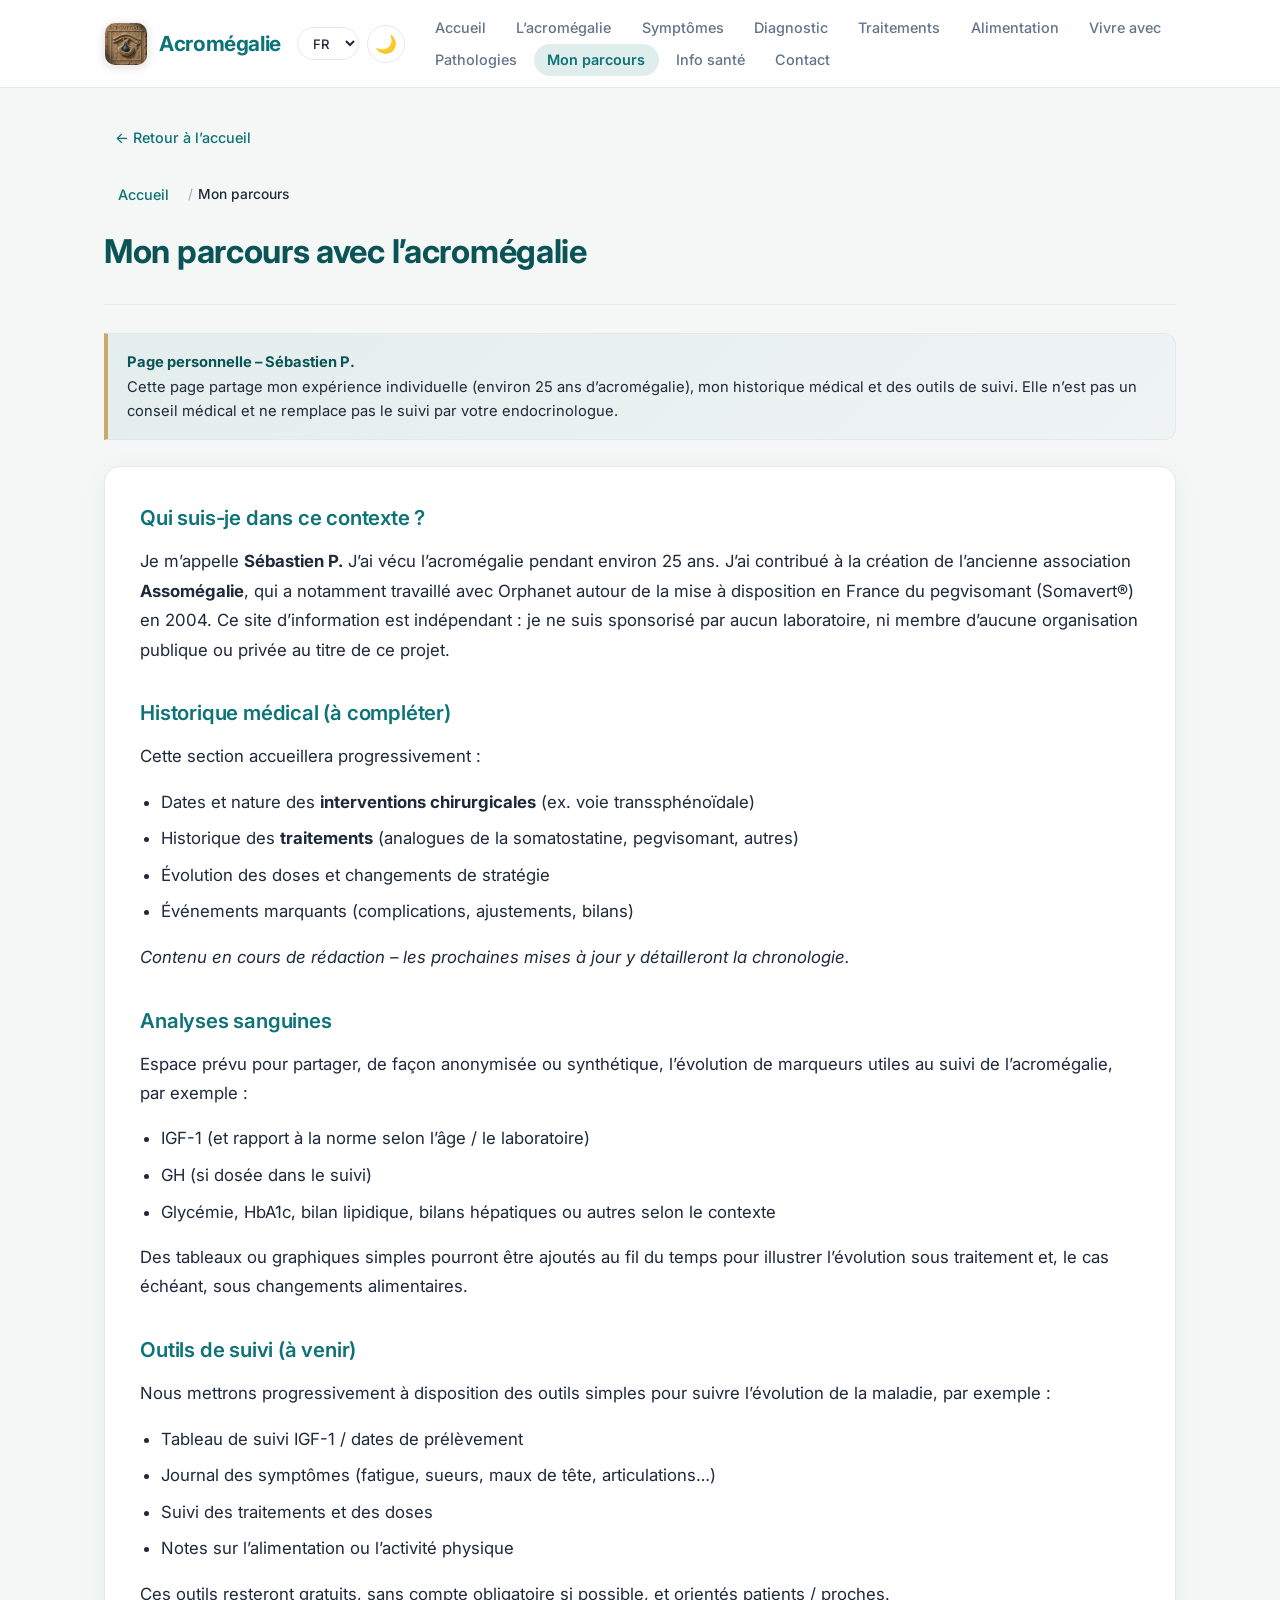
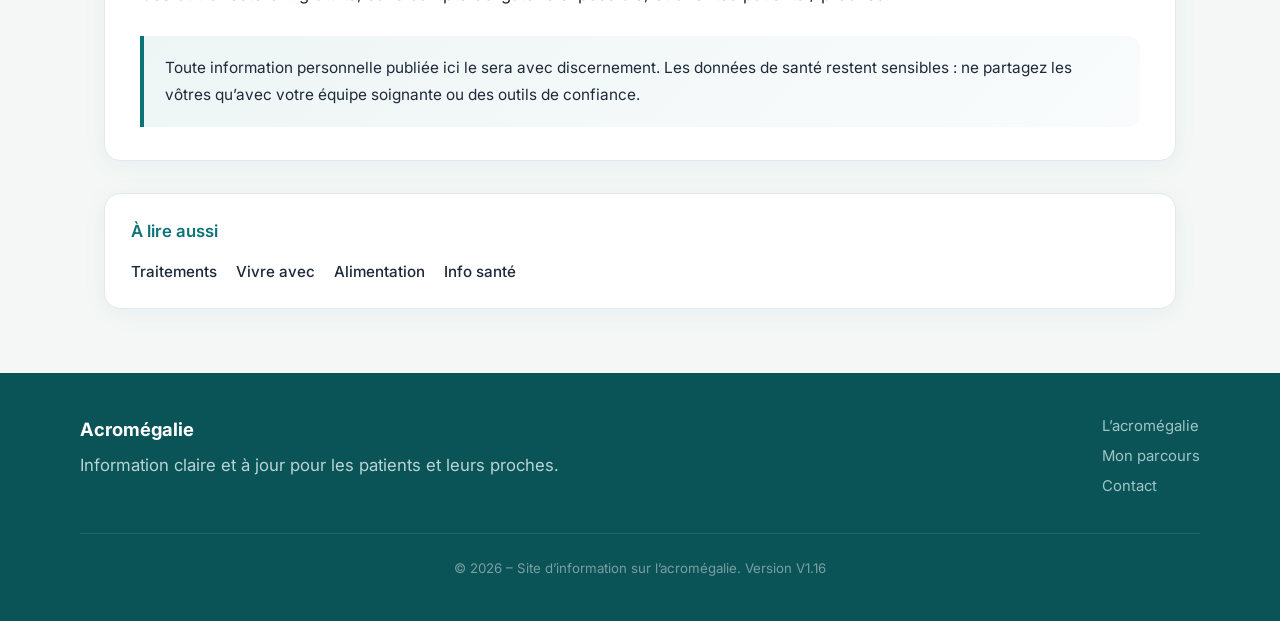
<file: mon-parcours.html>
<!DOCTYPE html>
<html lang="fr">
<head>
  <meta charset="UTF-8">
  <meta name="viewport" content="width=device-width, initial-scale=1.0">
  <meta name="description" content="Parcours personnel de Sébastien P. avec l’acromégalie : historique médical, opérations, traitements, analyses sanguines et outils de suivi.">
  <meta name="robots" content="index, follow">
  <title>Mon parcours – Sébastien P. et l’acromégalie</title>
  <link rel="stylesheet" href="style.css">
</head>
<body>
  <header class="site-header">
    <div class="header-inner">
      <a href="index.html" class="logo">
        <div class="logo-icon"><img src="logo-acromegalie.jpg" alt="Logo Acromégalie"></div>
        <span>Acromégalie</span>
      </a>
      <div class="header-actions">
        <select class="lang-switch" onchange="doTranslate(this.value)" aria-label="Langue">
          <option value="fr">FR</option>
          <option value="en">EN</option>
          <option value="es">ES</option>
        </select>
        <button class="theme-toggle" id="theme-toggle" onclick="toggleTheme()" aria-label="Mode sombre">🌙</button>
        <button class="menu-toggle" aria-label="Menu" onclick="document.querySelector('nav').classList.toggle('open')">☰</button>
      </div>
      <nav>
        <ul>
          <li><a href="index.html">Accueil</a></li>
          <li><a href="acromegalie.html">L’acromégalie</a></li>
          <li><a href="symptomes.html">Symptômes</a></li>
          <li><a href="diagnostic.html">Diagnostic</a></li>
          <li><a href="traitements.html">Traitements</a></li>
          <li><a href="alimentation.html">Alimentation</a></li>
          <li><a href="vivre.html">Vivre avec</a></li>
          <li><a href="pathologies.html">Pathologies</a></li>
          <li><a href="mon-parcours.html" class="active">Mon parcours</a></li>
          <li><a href="info-sante.html">Info santé</a></li>
          <li><a href="contact.html">Contact</a></li>
        </ul>
      </nav>
    </div>
  </header>

  <main>
    <a href="index.html" class="back-btn">← Retour à l’accueil</a>
    <div class="page-header">
      <nav class="breadcrumb" aria-label="Fil d’Ariane"><a href="index.html">Accueil</a><span class="bc-sep">/</span><span class="bc-current">Mon parcours</span></nav>
      <h1>Mon parcours avec l’acromégalie</h1>
    </div>

    <div class="disclaimer">
      <strong>Page personnelle – Sébastien P.</strong><br>
      Cette page partage mon expérience individuelle (environ 25 ans d’acromégalie), mon historique médical et des outils de suivi. Elle n’est pas un conseil médical et ne remplace pas le suivi par votre endocrinologue.
    </div>

    <div class="content-block">
      <h2>Qui suis-je dans ce contexte ?</h2>
      <p>Je m’appelle <strong>Sébastien P.</strong> J’ai vécu l’acromégalie pendant environ 25 ans. J’ai contribué à la création de l’ancienne association <strong>Assomégalie</strong>, qui a notamment travaillé avec Orphanet autour de la mise à disposition en France du pegvisomant (Somavert®) en 2004. Ce site d’information est indépendant : je ne suis sponsorisé par aucun laboratoire, ni membre d’aucune organisation publique ou privée au titre de ce projet.</p>

      <h2>Historique médical (à compléter)</h2>
      <p>Cette section accueillera progressivement :</p>
      <ul>
        <li>Dates et nature des <strong>interventions chirurgicales</strong> (ex. voie transsphénoïdale)</li>
        <li>Historique des <strong>traitements</strong> (analogues de la somatostatine, pegvisomant, autres)</li>
        <li>Évolution des doses et changements de stratégie</li>
        <li>Événements marquants (complications, ajustements, bilans)</li>
      </ul>
      <p><em>Contenu en cours de rédaction – les prochaines mises à jour y détailleront la chronologie.</em></p>

      <h2>Analyses sanguines</h2>
      <p>Espace prévu pour partager, de façon anonymisée ou synthétique, l’évolution de marqueurs utiles au suivi de l’acromégalie, par exemple :</p>
      <ul>
        <li>IGF-1 (et rapport à la norme selon l’âge / le laboratoire)</li>
        <li>GH (si dosée dans le suivi)</li>
        <li>Glycémie, HbA1c, bilan lipidique, bilans hépatiques ou autres selon le contexte</li>
      </ul>
      <p>Des tableaux ou graphiques simples pourront être ajoutés au fil du temps pour illustrer l’évolution sous traitement et, le cas échéant, sous changements alimentaires.</p>

      <h2>Outils de suivi (à venir)</h2>
      <p>Nous mettrons progressivement à disposition des outils simples pour suivre l’évolution de la maladie, par exemple :</p>
      <ul>
        <li>Tableau de suivi IGF-1 / dates de prélèvement</li>
        <li>Journal des symptômes (fatigue, sueurs, maux de tête, articulations…)</li>
        <li>Suivi des traitements et des doses</li>
        <li>Notes sur l’alimentation ou l’activité physique</li>
      </ul>
      <p>Ces outils resteront gratuits, sans compte obligatoire si possible, et orientés patients / proches.</p>

      <div class="note">
        Toute information personnelle publiée ici le sera avec discernement. Les données de santé restent sensibles : ne partagez les vôtres qu’avec votre équipe soignante ou des outils de confiance.
      </div>
    </div>

    <aside class="related-box">
      <h3>À lire aussi</h3>
      <ul>
        <li><a href="traitements.html">Traitements</a></li>
        <li><a href="vivre.html">Vivre avec</a></li>
        <li><a href="alimentation.html">Alimentation</a></li>
        <li><a href="info-sante.html">Info santé</a></li>
      </ul>
    </aside>
  </main>

  <footer class="site-footer">
    <div class="footer-inner">
      <div>
        <div class="footer-brand">Acromégalie</div>
        <p>Information claire et à jour pour les patients et leurs proches.</p>
      </div>
      <div class="footer-links">
        <a href="acromegalie.html">L’acromégalie</a>
        <a href="mon-parcours.html">Mon parcours</a>
        <a href="contact.html">Contact</a>
      </div>
    </div>
    <div class="footer-bottom">© 2026 – Site d’information sur l’acromégalie. Version V1.16</div>
  </footer>
  <div id="google_translate_element" style="display:none"></div>
  <script src="site.js"></script>
  <script src="https://translate.google.com/translate_a/element.js?cb=googleTranslateElementInit"></script>
</body>
</html>
</file>
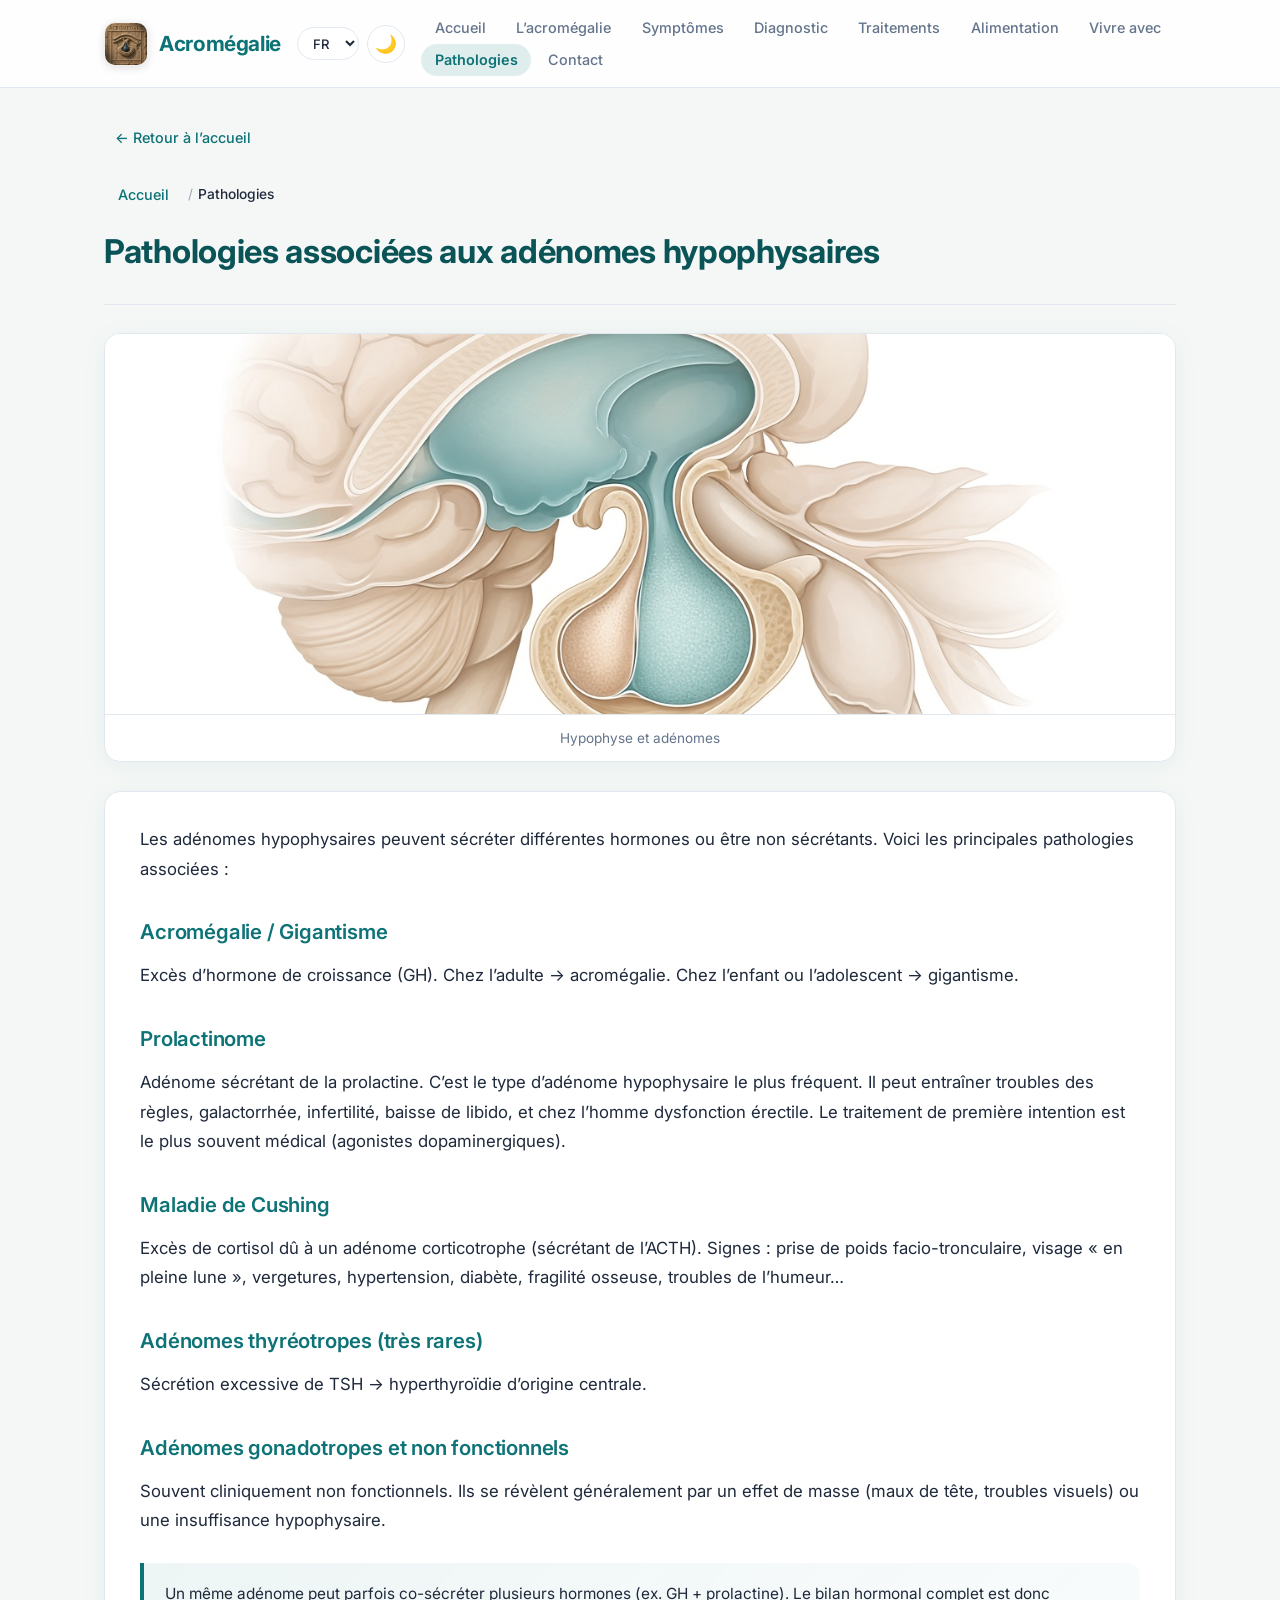
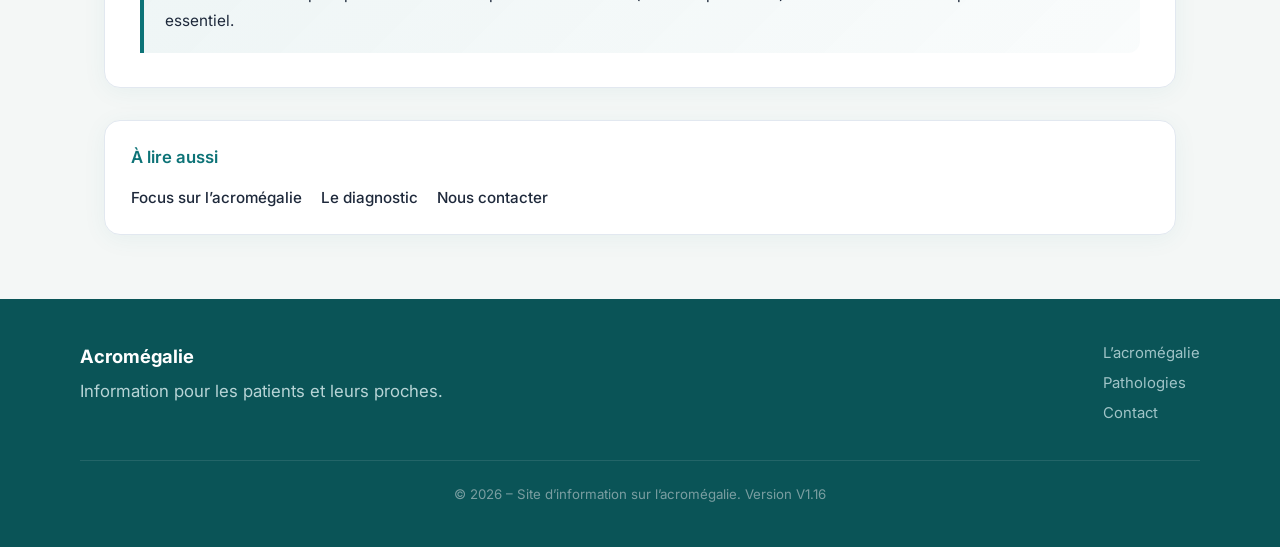
<file: pathologies.html>
<!DOCTYPE html>
<html lang="fr">
<head>
  <meta charset="UTF-8">
  <meta name="viewport" content="width=device-width, initial-scale=1.0">
  <meta name="description" content="Prolactinome, maladie de Cushing, adénomes non fonctionnels… Comprendre les différentes pathologies liées aux tumeurs de l'hypophyse.">
  <meta name="keywords" content="acromégalie, acromegaly, hypophyse, hormone de croissance, GH, IGF-1, adénome hypophysaire, symptômes, traitement, patients">
  <meta name="author" content="Site d'information Acromégalie">
  <meta name="robots" content="index, follow">
  <title>Adénomes hypophysaires : prolactinome, Cushing et autres pathologies</title>
  <!-- Open Graph -->
  <meta property="og:type" content="website">
  <meta property="og:title" content="Adénomes hypophysaires : prolactinome, Cushing et autres pathologies">
  <meta property="og:description" content="Prolactinome, maladie de Cushing, adénomes non fonctionnels… Comprendre les différentes pathologies liées aux tumeurs de l'hypophyse.">
  <meta property="og:image" content="illu-hypophyse.jpg">
  <meta property="og:locale" content="fr_FR">
  <!-- Twitter -->
  <meta name="twitter:card" content="summary_large_image">
  <meta name="twitter:title" content="Adénomes hypophysaires : prolactinome, Cushing et autres pathologies">
  <meta name="twitter:description" content="Prolactinome, maladie de Cushing, adénomes non fonctionnels… Comprendre les différentes pathologies liées aux tumeurs de l'hypophyse.">
  <link rel="stylesheet" href="style.css">
</head>
<body>
  <header class="site-header">
    <div class="header-inner">
      <a href="index.html" class="logo">
        <div class="logo-icon"><img src="logo-acromegalie.jpg" alt="Logo Acromégalie – Hypophyse dans la selle turcique"></div>
        <span>Acromégalie</span>
      </a>
      <div class="header-actions">
        <select class="lang-switch" onchange="doTranslate(this.value)" aria-label="Langue">
          <option value="fr">FR</option>
          <option value="en">EN</option>
          <option value="es">ES</option>
        </select>
        <button class="theme-toggle" id="theme-toggle" onclick="toggleTheme()" aria-label="Mode sombre">🌙</button>
        <button class="menu-toggle" aria-label="Menu" onclick="document.querySelector('nav').classList.toggle('open')">☰</button>
      </div>
      <nav>
        <ul>
          <li><a href="index.html">Accueil</a></li>
          <li><a href="acromegalie.html">L’acromégalie</a></li>
          <li><a href="symptomes.html">Symptômes</a></li>
          <li><a href="diagnostic.html">Diagnostic</a></li>
          <li><a href="traitements.html">Traitements</a></li>
          <li><a href="alimentation.html">Alimentation</a></li>
          <li><a href="vivre.html">Vivre avec</a></li>
          <li><a href="pathologies.html" class="active">Pathologies</a></li>
          <li><a href="contact.html">Contact</a></li>
        </ul>
      </nav>
    </div>
  </header>

  <main>
    <a href="index.html" class="back-btn">← Retour à l’accueil</a>
    <div class="page-header">
      <nav class="breadcrumb" aria-label="Fil d’Ariane"><a href="index.html">Accueil</a><span class="bc-sep">/</span><span class="bc-current">Pathologies</span></nav>
      <h1>Pathologies associées aux adénomes hypophysaires</h1>
    </div>

    <figure class="content-figure">
      <img src="illu-hypophyse.jpg" alt="Hypophyse et adénomes" loading="lazy" width="800" height="450">
      <figcaption>Hypophyse et adénomes</figcaption>
    </figure>

    <div class="content-block">
      <p>Les adénomes hypophysaires peuvent sécréter différentes hormones ou être non sécrétants. Voici les principales pathologies associées :</p>

      <h2>Acromégalie / Gigantisme</h2>
      <p>Excès d’hormone de croissance (GH). Chez l’adulte → acromégalie. Chez l’enfant ou l’adolescent → gigantisme.</p>

      <h2>Prolactinome</h2>
      <p>Adénome sécrétant de la prolactine. C’est le type d’adénome hypophysaire le plus fréquent. Il peut entraîner troubles des règles, galactorrhée, infertilité, baisse de libido, et chez l’homme dysfonction érectile. Le traitement de première intention est le plus souvent médical (agonistes dopaminergiques).</p>

      <h2>Maladie de Cushing</h2>
      <p>Excès de cortisol dû à un adénome corticotrophe (sécrétant de l’ACTH). Signes : prise de poids facio-tronculaire, visage « en pleine lune », vergetures, hypertension, diabète, fragilité osseuse, troubles de l’humeur…</p>

      <h2>Adénomes thyréotropes (très rares)</h2>
      <p>Sécrétion excessive de TSH → hyperthyroïdie d’origine centrale.</p>

      <h2>Adénomes gonadotropes et non fonctionnels</h2>
      <p>Souvent cliniquement non fonctionnels. Ils se révèlent généralement par un effet de masse (maux de tête, troubles visuels) ou une insuffisance hypophysaire.</p>

      <div class="note">
        Un même adénome peut parfois co-sécréter plusieurs hormones (ex. GH + prolactine). Le bilan hormonal complet est donc essentiel.
      </div>
    </div>

    <aside class="related-box">
      <h3>À lire aussi</h3>
      <ul>
        <li><a href="acromegalie.html">Focus sur l’acromégalie</a></li>
        <li><a href="diagnostic.html">Le diagnostic</a></li>
        <li><a href="contact.html">Nous contacter</a></li>
      </ul>
    </aside>

  </main>

  <footer class="site-footer">
    <div class="footer-inner">
      <div>
        <div class="footer-brand">Acromégalie</div>
        <p>Information pour les patients et leurs proches.</p>
      </div>
      <div class="footer-links">
        <a href="acromegalie.html">L’acromégalie</a>
        <a href="pathologies.html">Pathologies</a>
        <a href="contact.html">Contact</a>
      </div>
    </div>
    <div class="footer-bottom">© 2026 – Site d’information sur l’acromégalie. Version V1.16</div>
  </footer>
  <div id="google_translate_element" style="display:none"></div>
  <script src="site.js"></script>
  <script src="https://translate.google.com/translate_a/element.js?cb=googleTranslateElementInit"></script>
</body>
</html>
</file>
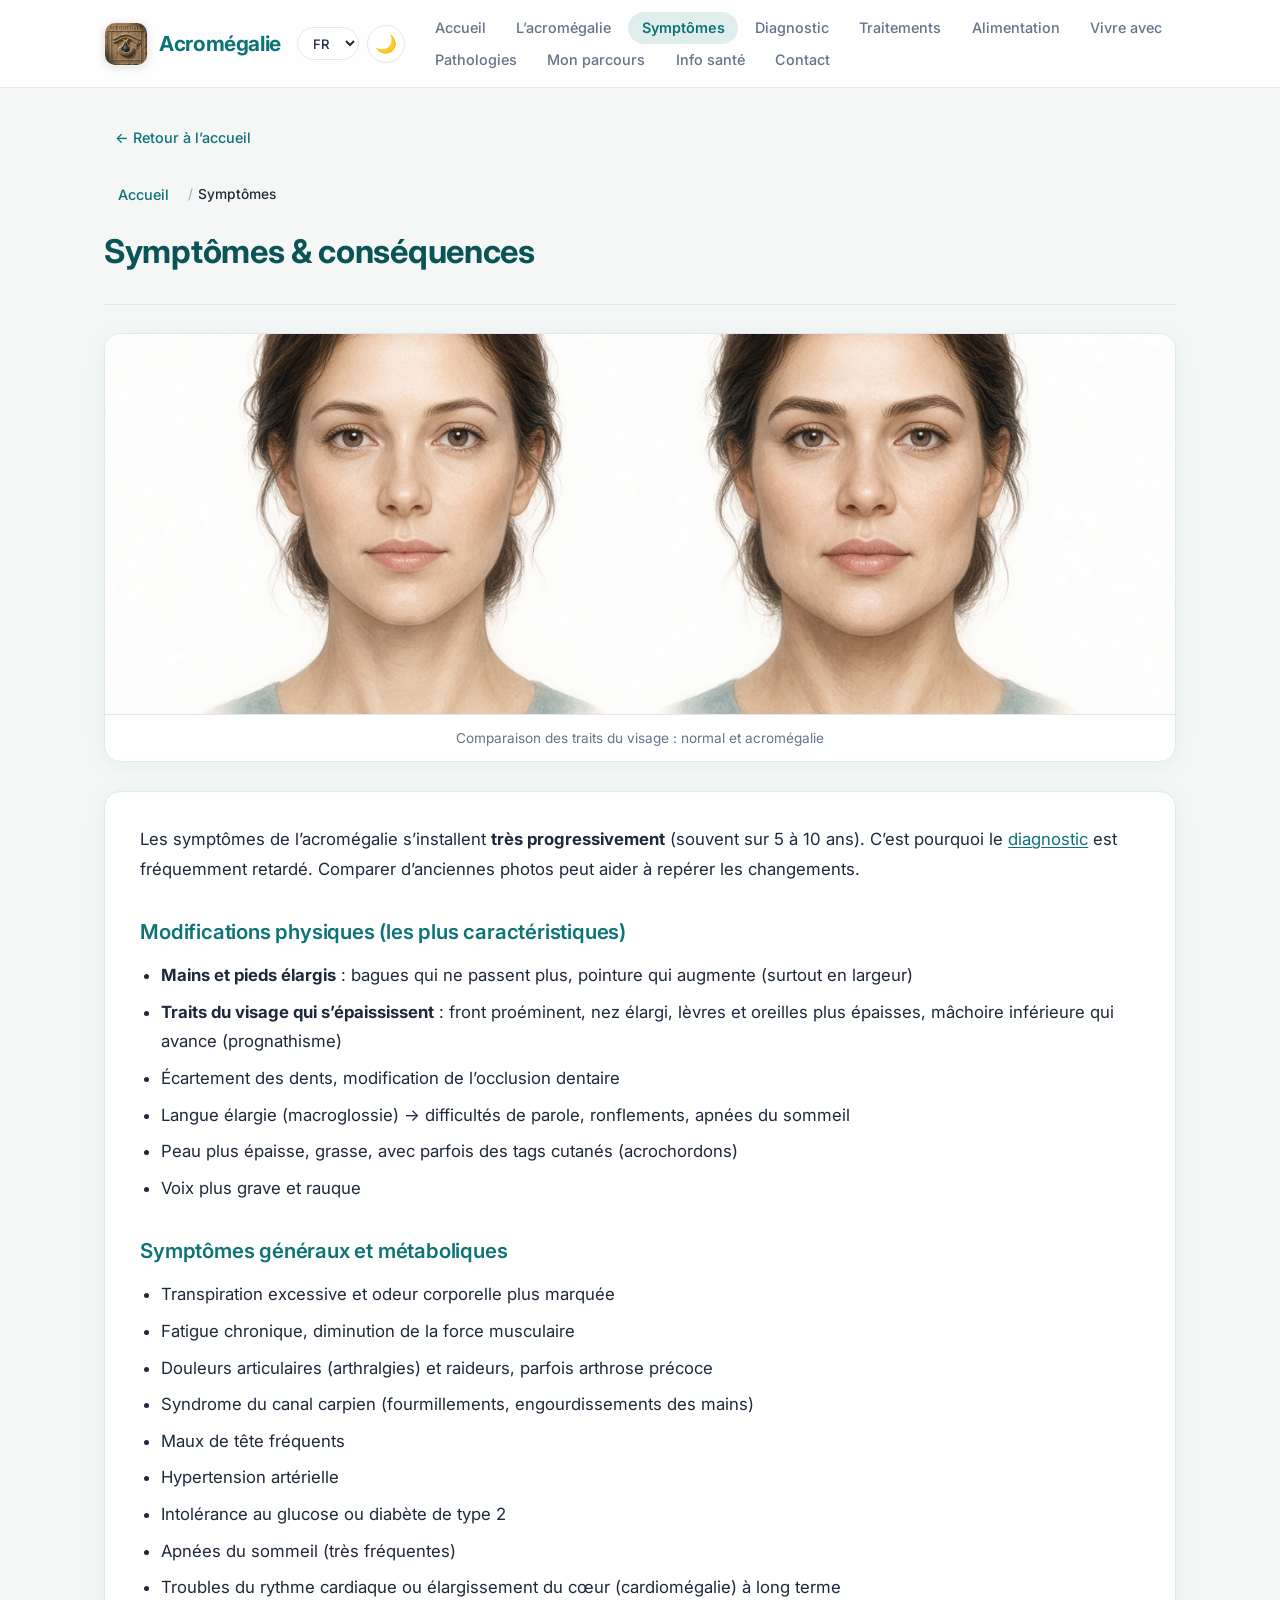
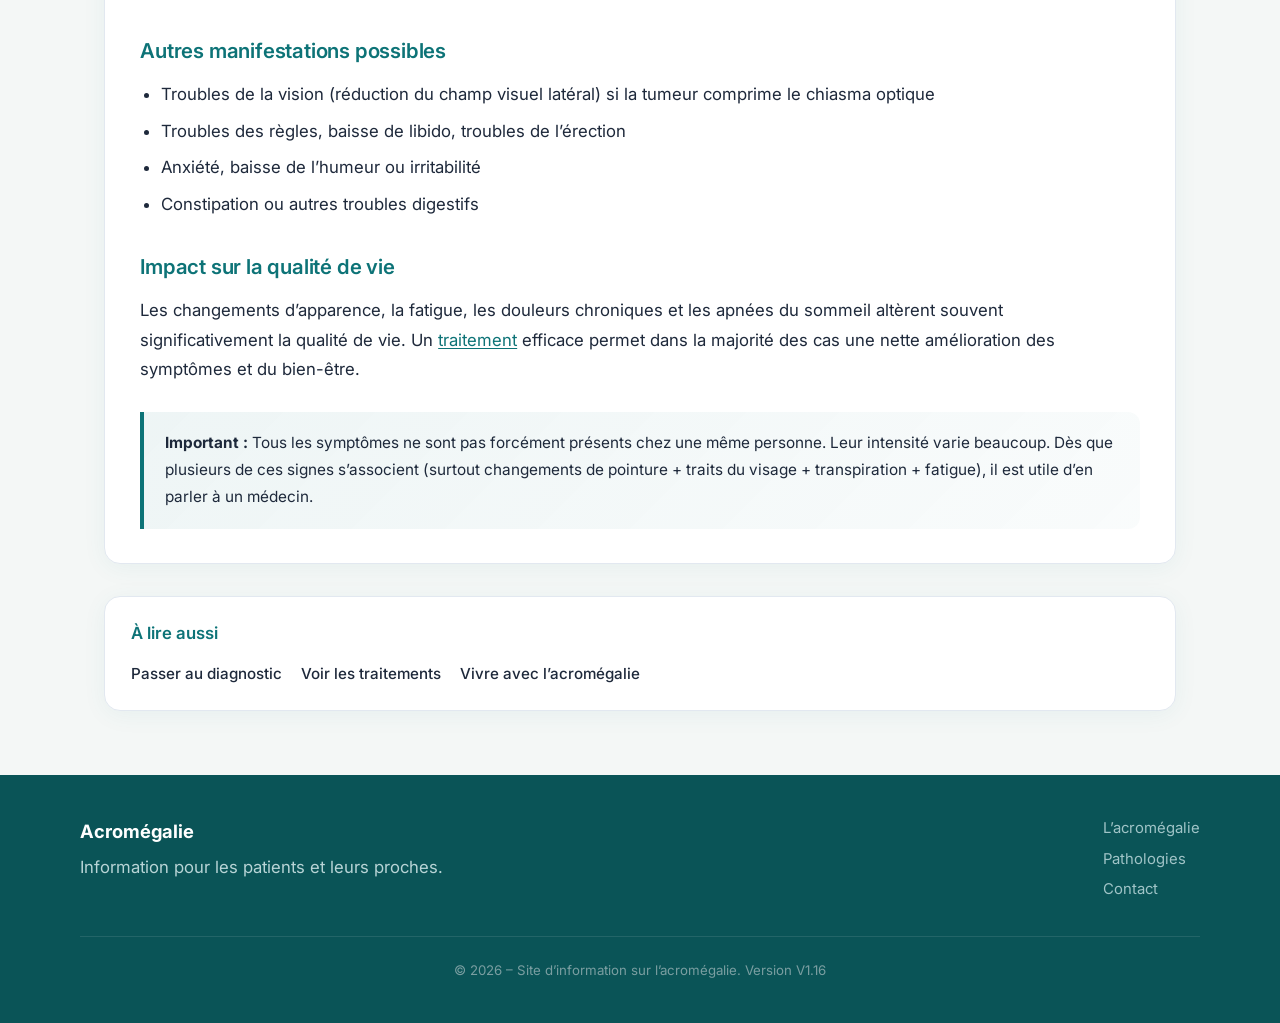
<file: symptomes.html>
<!DOCTYPE html>
<html lang="fr">
<head>
  <meta charset="UTF-8">
  <meta name="viewport" content="width=device-width, initial-scale=1.0">
  <meta name="description" content="Quels sont les signes de l'acromégalie ? Élargissement des mains et pieds, traits du visage, transpiration, douleurs articulaires, apnées du sommeil… Guide clair des symptômes.">
  <meta name="keywords" content="acromégalie, acromegaly, hypophyse, hormone de croissance, GH, IGF-1, adénome hypophysaire, symptômes, traitement, patients">
  <meta name="author" content="Site d'information Acromégalie">
  <meta name="robots" content="index, follow">
  <title>Symptômes de l'acromégalie : mains, visage, fatigue et plus</title>
  <!-- Open Graph -->
  <meta property="og:type" content="website">
  <meta property="og:title" content="Symptômes de l'acromégalie : mains, visage, fatigue et plus">
  <meta property="og:description" content="Quels sont les signes de l'acromégalie ? Élargissement des mains et pieds, traits du visage, transpiration, douleurs articulaires, apnées du sommeil… Guide clair des symptômes.">
  <meta property="og:image" content="illu-visage-acromegalie.jpg">
  <meta property="og:locale" content="fr_FR">
  <!-- Twitter -->
  <meta name="twitter:card" content="summary_large_image">
  <meta name="twitter:title" content="Symptômes de l'acromégalie : mains, visage, fatigue et plus">
  <meta name="twitter:description" content="Quels sont les signes de l'acromégalie ? Élargissement des mains et pieds, traits du visage, transpiration, douleurs articulaires, apnées du sommeil… Guide clair des symptômes.">
  <link rel="stylesheet" href="style.css">
</head>
<body>
  <header class="site-header">
    <div class="header-inner">
      <a href="index.html" class="logo">
        <div class="logo-icon"><img src="logo-acromegalie.jpg" alt="Logo Acromégalie – Hypophyse dans la selle turcique"></div>
        <span>Acromégalie</span>
      </a>
      <div class="header-actions">
        <select class="lang-switch" onchange="doTranslate(this.value)" aria-label="Langue">
          <option value="fr">FR</option>
          <option value="en">EN</option>
          <option value="es">ES</option>
        </select>
        <button class="theme-toggle" id="theme-toggle" onclick="toggleTheme()" aria-label="Mode sombre">🌙</button>
        <button class="menu-toggle" aria-label="Menu" onclick="document.querySelector('nav').classList.toggle('open')">☰</button>
      </div>
      <nav>
        <ul>
          <li><a href="index.html">Accueil</a></li>
          <li><a href="acromegalie.html">L’acromégalie</a></li>
          <li><a href="symptomes.html" class="active">Symptômes</a></li>
          <li><a href="diagnostic.html">Diagnostic</a></li>
          <li><a href="traitements.html">Traitements</a></li>
          <li><a href="alimentation.html">Alimentation</a></li>
          <li><a href="vivre.html">Vivre avec</a></li>
          <li><a href="pathologies.html">Pathologies</a></li>
          <li><a href="mon-parcours.html">Mon parcours</a></li>
          <li><a href="info-sante.html">Info santé</a></li>
          <li><a href="contact.html">Contact</a></li>
        </ul>
      </nav>
    </div>
  </header>

  <main>
    <a href="index.html" class="back-btn">← Retour à l’accueil</a>
    <div class="page-header">
      <nav class="breadcrumb" aria-label="Fil d’Ariane"><a href="index.html">Accueil</a><span class="bc-sep">/</span><span class="bc-current">Symptômes</span></nav>
      <h1>Symptômes & conséquences</h1>
    </div>

    <figure class="content-figure">
      <img src="illu-visage-acromegalie.jpg" alt="Comparaison des traits du visage : normal et acromégalie" loading="lazy" width="800" height="450">
      <figcaption>Comparaison des traits du visage : normal et acromégalie</figcaption>
    </figure>

    <div class="content-block">
      <p>Les symptômes de l’acromégalie s’installent <strong>très progressivement</strong> (souvent sur 5 à 10 ans). C’est pourquoi le <a href="diagnostic.html">diagnostic</a> est fréquemment retardé. Comparer d’anciennes photos peut aider à repérer les changements.</p>

      <h2>Modifications physiques (les plus caractéristiques)</h2>
      <ul>
        <li><strong>Mains et pieds élargis</strong> : bagues qui ne passent plus, pointure qui augmente (surtout en largeur)</li>
        <li><strong>Traits du visage qui s’épaississent</strong> : front proéminent, nez élargi, lèvres et oreilles plus épaisses, mâchoire inférieure qui avance (prognathisme)</li>
        <li>Écartement des dents, modification de l’occlusion dentaire</li>
        <li>Langue élargie (macroglossie) → difficultés de parole, ronflements, apnées du sommeil</li>
        <li>Peau plus épaisse, grasse, avec parfois des tags cutanés (acrochordons)</li>
        <li>Voix plus grave et rauque</li>
      </ul>

      <h2>Symptômes généraux et métaboliques</h2>
      <ul>
        <li>Transpiration excessive et odeur corporelle plus marquée</li>
        <li>Fatigue chronique, diminution de la force musculaire</li>
        <li>Douleurs articulaires (arthralgies) et raideurs, parfois arthrose précoce</li>
        <li>Syndrome du canal carpien (fourmillements, engourdissements des mains)</li>
        <li>Maux de tête fréquents</li>
        <li>Hypertension artérielle</li>
        <li>Intolérance au glucose ou diabète de type 2</li>
        <li>Apnées du sommeil (très fréquentes)</li>
        <li>Troubles du rythme cardiaque ou élargissement du cœur (cardiomégalie) à long terme</li>
      </ul>

      <h2>Autres manifestations possibles</h2>
      <ul>
        <li>Troubles de la vision (réduction du champ visuel latéral) si la tumeur comprime le chiasma optique</li>
        <li>Troubles des règles, baisse de libido, troubles de l’érection</li>
        <li>Anxiété, baisse de l’humeur ou irritabilité</li>
        <li>Constipation ou autres troubles digestifs</li>
      </ul>

      <h2>Impact sur la qualité de vie</h2>
      <p>Les changements d’apparence, la fatigue, les douleurs chroniques et les apnées du sommeil altèrent souvent significativement la qualité de vie. Un <a href="traitements.html">traitement</a> efficace permet dans la majorité des cas une nette amélioration des symptômes et du bien-être.</p>

      <div class="note">
        <strong>Important :</strong> Tous les symptômes ne sont pas forcément présents chez une même personne. Leur intensité varie beaucoup. Dès que plusieurs de ces signes s’associent (surtout changements de pointure + traits du visage + transpiration + fatigue), il est utile d’en parler à un médecin.
      </div>
    </div>

    <aside class="related-box">
      <h3>À lire aussi</h3>
      <ul>
        <li><a href="diagnostic.html">Passer au diagnostic</a></li>
        <li><a href="traitements.html">Voir les traitements</a></li>
        <li><a href="vivre.html">Vivre avec l’acromégalie</a></li>
      </ul>
    </aside>

  </main>

  <footer class="site-footer">
    <div class="footer-inner">
      <div>
        <div class="footer-brand">Acromégalie</div>
        <p>Information pour les patients et leurs proches.</p>
      </div>
      <div class="footer-links">
        <a href="acromegalie.html">L’acromégalie</a>
        <a href="pathologies.html">Pathologies</a>
        <a href="contact.html">Contact</a>
      </div>
    </div>
    <div class="footer-bottom">© 2026 – Site d’information sur l’acromégalie. Version V1.16</div>
  </footer>
  <div id="google_translate_element" style="display:none"></div>
  <script src="site.js"></script>
  <script src="https://translate.google.com/translate_a/element.js?cb=googleTranslateElementInit"></script>
</body>
</html>
</file>
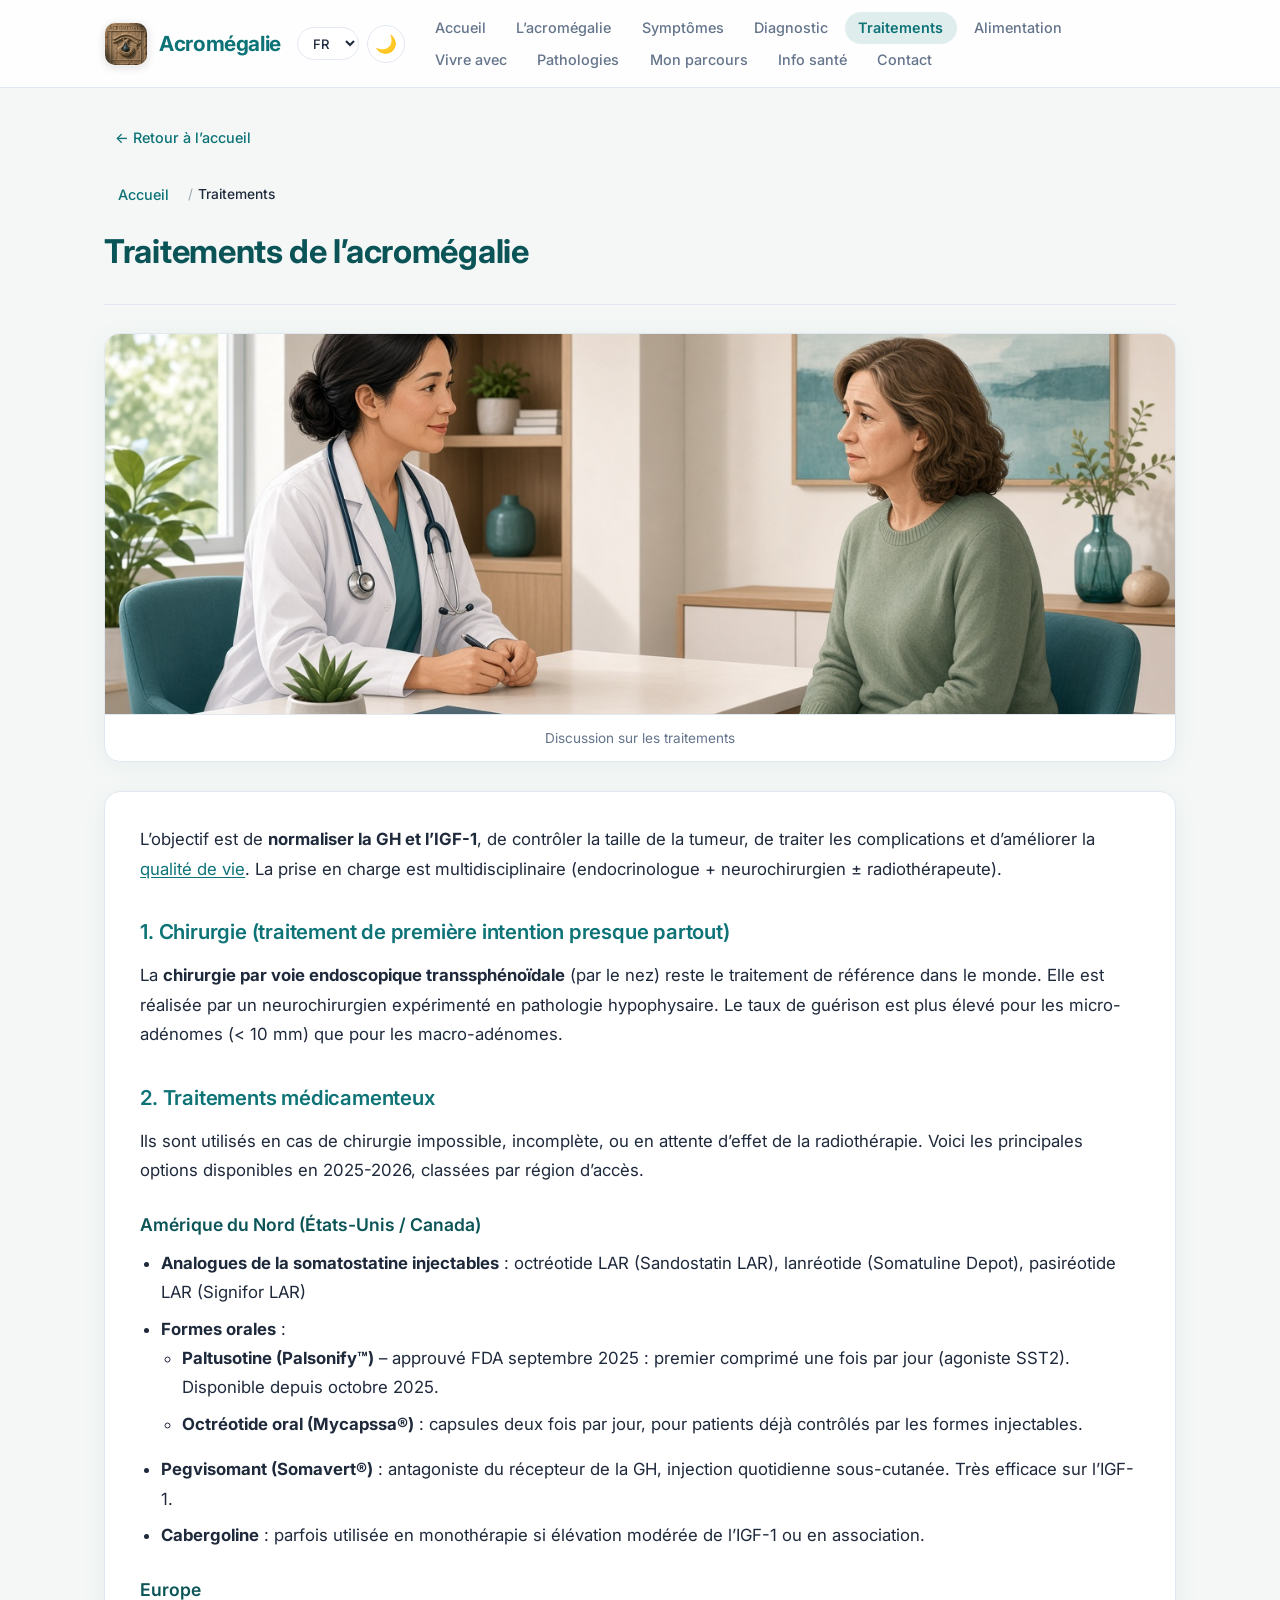
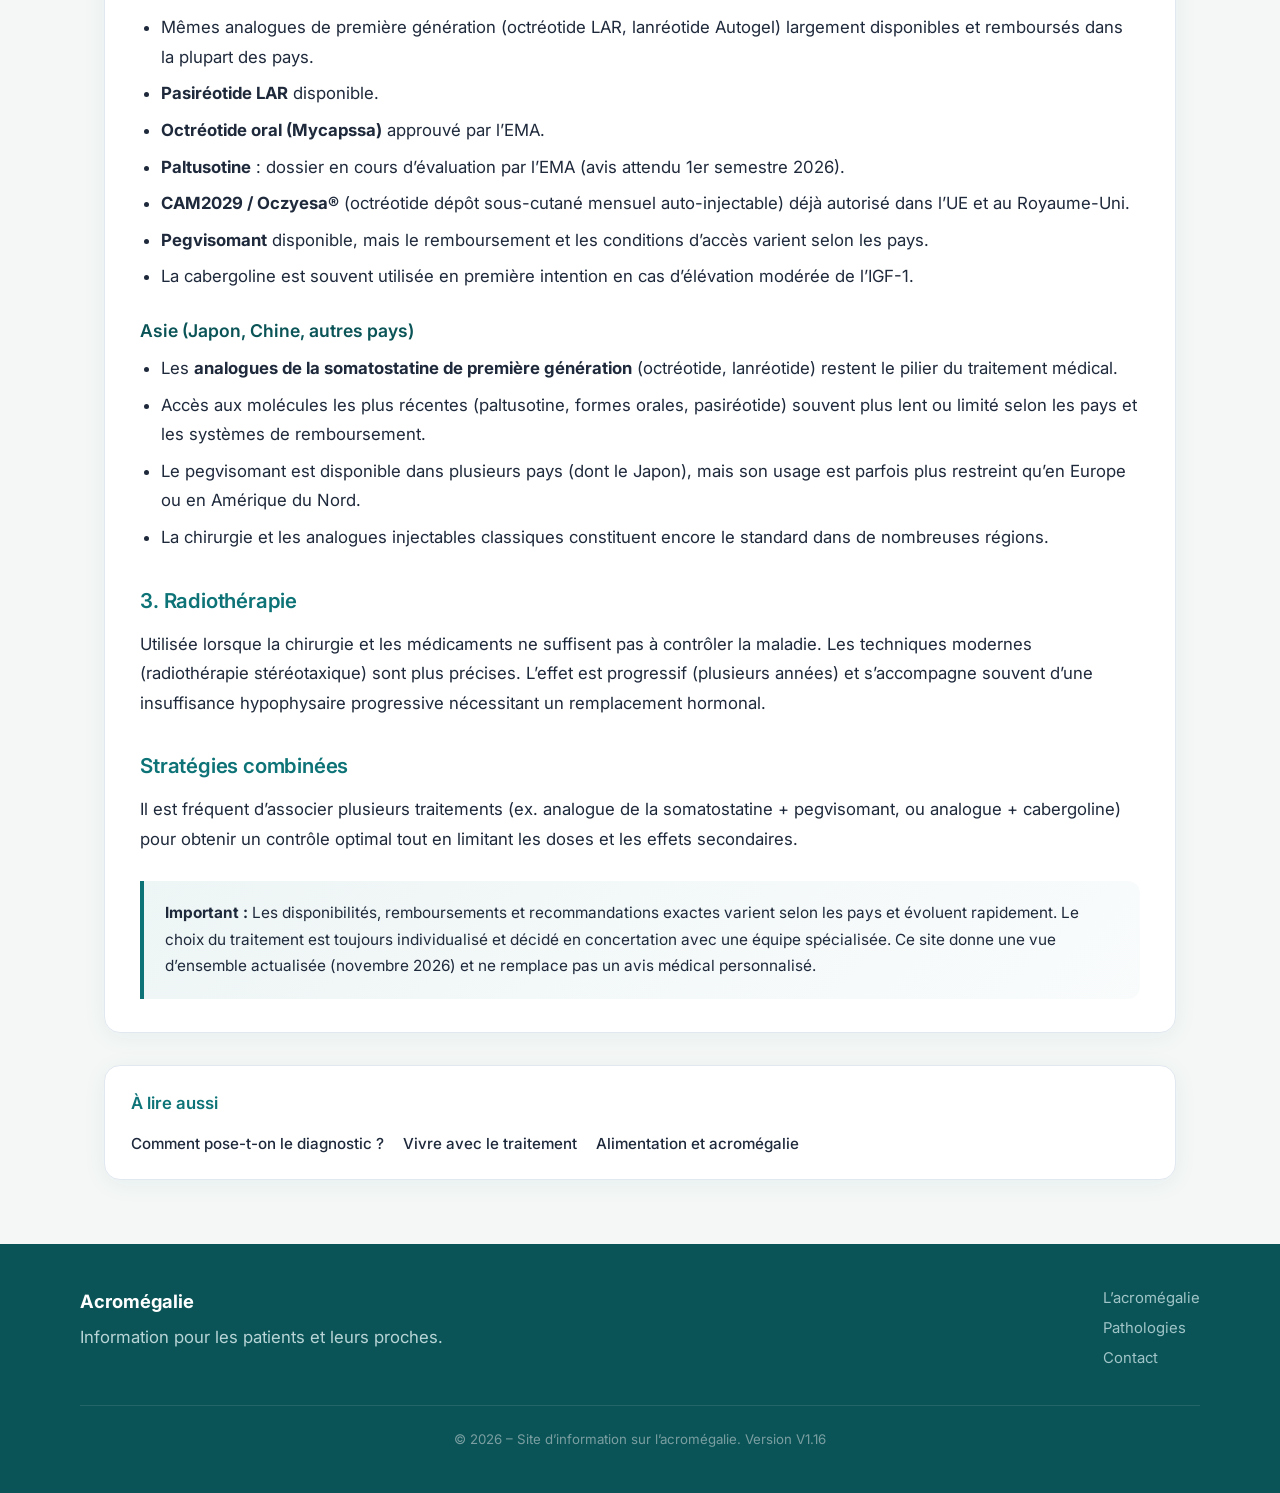
<file: traitements.html>
<!DOCTYPE html>
<html lang="fr">
<head>
  <meta charset="UTF-8">
  <meta name="viewport" content="width=device-width, initial-scale=1.0">
  <meta name="description" content="Chirurgie, analogues de la somatostatine, pegvisomant, paltusotine (comprimé 2025) et radiothérapie. Comparaison des options en Europe, Amérique du Nord et Asie.">
  <meta name="keywords" content="acromégalie, acromegaly, hypophyse, hormone de croissance, GH, IGF-1, adénome hypophysaire, symptômes, traitement, patients">
  <meta name="author" content="Site d'information Acromégalie">
  <meta name="robots" content="index, follow">
  <title>Traitements de l'acromégalie : chirurgie, médicaments et nouveautés</title>
  <!-- Open Graph -->
  <meta property="og:type" content="website">
  <meta property="og:title" content="Traitements de l'acromégalie : chirurgie, médicaments et nouveautés">
  <meta property="og:description" content="Chirurgie, analogues de la somatostatine, pegvisomant, paltusotine (comprimé 2025) et radiothérapie. Comparaison des options en Europe, Amérique du Nord et Asie.">
  <meta property="og:image" content="illu-consultation.jpg">
  <meta property="og:locale" content="fr_FR">
  <!-- Twitter -->
  <meta name="twitter:card" content="summary_large_image">
  <meta name="twitter:title" content="Traitements de l'acromégalie : chirurgie, médicaments et nouveautés">
  <meta name="twitter:description" content="Chirurgie, analogues de la somatostatine, pegvisomant, paltusotine (comprimé 2025) et radiothérapie. Comparaison des options en Europe, Amérique du Nord et Asie.">
  <link rel="stylesheet" href="style.css">
</head>
<body>
  <header class="site-header">
    <div class="header-inner">
      <a href="index.html" class="logo">
        <div class="logo-icon"><img src="logo-acromegalie.jpg" alt="Logo Acromégalie – Hypophyse dans la selle turcique"></div>
        <span>Acromégalie</span>
      </a>
      <div class="header-actions">
        <select class="lang-switch" onchange="doTranslate(this.value)" aria-label="Langue">
          <option value="fr">FR</option>
          <option value="en">EN</option>
          <option value="es">ES</option>
        </select>
        <button class="theme-toggle" id="theme-toggle" onclick="toggleTheme()" aria-label="Mode sombre">🌙</button>
        <button class="menu-toggle" aria-label="Menu" onclick="document.querySelector('nav').classList.toggle('open')">☰</button>
      </div>
      <nav>
        <ul>
          <li><a href="index.html">Accueil</a></li>
          <li><a href="acromegalie.html">L’acromégalie</a></li>
          <li><a href="symptomes.html">Symptômes</a></li>
          <li><a href="diagnostic.html">Diagnostic</a></li>
          <li><a href="traitements.html" class="active">Traitements</a></li>
          <li><a href="alimentation.html">Alimentation</a></li>
          <li><a href="vivre.html">Vivre avec</a></li>
          <li><a href="pathologies.html">Pathologies</a></li>
          <li><a href="mon-parcours.html">Mon parcours</a></li>
          <li><a href="info-sante.html">Info santé</a></li>
          <li><a href="contact.html">Contact</a></li>
        </ul>
      </nav>
    </div>
  </header>

  <main>
    <a href="index.html" class="back-btn">← Retour à l’accueil</a>
    <div class="page-header">
      <nav class="breadcrumb" aria-label="Fil d’Ariane"><a href="index.html">Accueil</a><span class="bc-sep">/</span><span class="bc-current">Traitements</span></nav>
      <h1>Traitements de l’acromégalie</h1>
    </div>

    <figure class="content-figure">
      <img src="illu-consultation.jpg" alt="Discussion sur les traitements" loading="lazy" width="800" height="450">
      <figcaption>Discussion sur les traitements</figcaption>
    </figure>

    <div class="content-block">
      <p>L’objectif est de <strong>normaliser la GH et l’IGF-1</strong>, de contrôler la taille de la tumeur, de traiter les complications et d’améliorer la <a href="vivre.html">qualité de vie</a>. La prise en charge est multidisciplinaire (endocrinologue + neurochirurgien ± radiothérapeute).</p>

      <h2>1. Chirurgie (traitement de première intention presque partout)</h2>
      <p>La <strong>chirurgie par voie endoscopique transsphénoïdale</strong> (par le nez) reste le traitement de référence dans le monde. Elle est réalisée par un neurochirurgien expérimenté en pathologie hypophysaire. Le taux de guérison est plus élevé pour les micro-adénomes (&lt; 10 mm) que pour les macro-adénomes.</p>

      <h2>2. Traitements médicamenteux</h2>
      <p>Ils sont utilisés en cas de chirurgie impossible, incomplète, ou en attente d’effet de la radiothérapie. Voici les principales options disponibles en 2025-2026, classées par région d’accès.</p>

      <h3>Amérique du Nord (États-Unis / Canada)</h3>
      <ul>
        <li><strong>Analogues de la somatostatine injectables</strong> : octréotide LAR (Sandostatin LAR), lanréotide (Somatuline Depot), pasiréotide LAR (Signifor LAR)</li>
        <li><strong>Formes orales</strong> :
          <ul>
            <li><strong>Paltusotine (Palsonify™)</strong> – approuvé FDA septembre 2025 : premier comprimé une fois par jour (agoniste SST2). Disponible depuis octobre 2025.</li>
            <li><strong>Octréotide oral (Mycapssa®)</strong> : capsules deux fois par jour, pour patients déjà contrôlés par les formes injectables.</li>
          </ul>
        </li>
        <li><strong>Pegvisomant (Somavert®)</strong> : antagoniste du récepteur de la GH, injection quotidienne sous-cutanée. Très efficace sur l’IGF-1.</li>
        <li><strong>Cabergoline</strong> : parfois utilisée en monothérapie si élévation modérée de l’IGF-1 ou en association.</li>
      </ul>

      <h3>Europe</h3>
      <ul>
        <li>Mêmes analogues de première génération (octréotide LAR, lanréotide Autogel) largement disponibles et remboursés dans la plupart des pays.</li>
        <li><strong>Pasiréotide LAR</strong> disponible.</li>
        <li><strong>Octréotide oral (Mycapssa)</strong> approuvé par l’EMA.</li>
        <li><strong>Paltusotine</strong> : dossier en cours d’évaluation par l’EMA (avis attendu 1er semestre 2026).</li>
        <li><strong>CAM2029 / Oczyesa®</strong> (octréotide dépôt sous-cutané mensuel auto-injectable) déjà autorisé dans l’UE et au Royaume-Uni.</li>
        <li><strong>Pegvisomant</strong> disponible, mais le remboursement et les conditions d’accès varient selon les pays.</li>
        <li>La cabergoline est souvent utilisée en première intention en cas d’élévation modérée de l’IGF-1.</li>
      </ul>

      <h3>Asie (Japon, Chine, autres pays)</h3>
      <ul>
        <li>Les <strong>analogues de la somatostatine de première génération</strong> (octréotide, lanréotide) restent le pilier du traitement médical.</li>
        <li>Accès aux molécules les plus récentes (paltusotine, formes orales, pasiréotide) souvent plus lent ou limité selon les pays et les systèmes de remboursement.</li>
        <li>Le pegvisomant est disponible dans plusieurs pays (dont le Japon), mais son usage est parfois plus restreint qu’en Europe ou en Amérique du Nord.</li>
        <li>La chirurgie et les analogues injectables classiques constituent encore le standard dans de nombreuses régions.</li>
      </ul>

      <h2>3. Radiothérapie</h2>
      <p>Utilisée lorsque la chirurgie et les médicaments ne suffisent pas à contrôler la maladie. Les techniques modernes (radiothérapie stéréotaxique) sont plus précises. L’effet est progressif (plusieurs années) et s’accompagne souvent d’une insuffisance hypophysaire progressive nécessitant un remplacement hormonal.</p>

      <h2>Stratégies combinées</h2>
      <p>Il est fréquent d’associer plusieurs traitements (ex. analogue de la somatostatine + pegvisomant, ou analogue + cabergoline) pour obtenir un contrôle optimal tout en limitant les doses et les effets secondaires.</p>

      <div class="note">
        <strong>Important :</strong> Les disponibilités, remboursements et recommandations exactes varient selon les pays et évoluent rapidement. Le choix du traitement est toujours individualisé et décidé en concertation avec une équipe spécialisée. Ce site donne une vue d’ensemble actualisée (novembre 2026) et ne remplace pas un avis médical personnalisé.
      </div>
    </div>

    <aside class="related-box">
      <h3>À lire aussi</h3>
      <ul>
        <li><a href="diagnostic.html">Comment pose-t-on le diagnostic ?</a></li>
        <li><a href="vivre.html">Vivre avec le traitement</a></li>
        <li><a href="alimentation.html">Alimentation et acromégalie</a></li>
      </ul>
    </aside>

  </main>

  <footer class="site-footer">
    <div class="footer-inner">
      <div>
        <div class="footer-brand">Acromégalie</div>
        <p>Information pour les patients et leurs proches.</p>
      </div>
      <div class="footer-links">
        <a href="acromegalie.html">L’acromégalie</a>
        <a href="pathologies.html">Pathologies</a>
        <a href="contact.html">Contact</a>
      </div>
    </div>
    <div class="footer-bottom">© 2026 – Site d’information sur l’acromégalie. Version V1.16</div>
  </footer>
  <div id="google_translate_element" style="display:none"></div>
  <script src="site.js"></script>
  <script src="https://translate.google.com/translate_a/element.js?cb=googleTranslateElementInit"></script>
</body>
</html>
</file>
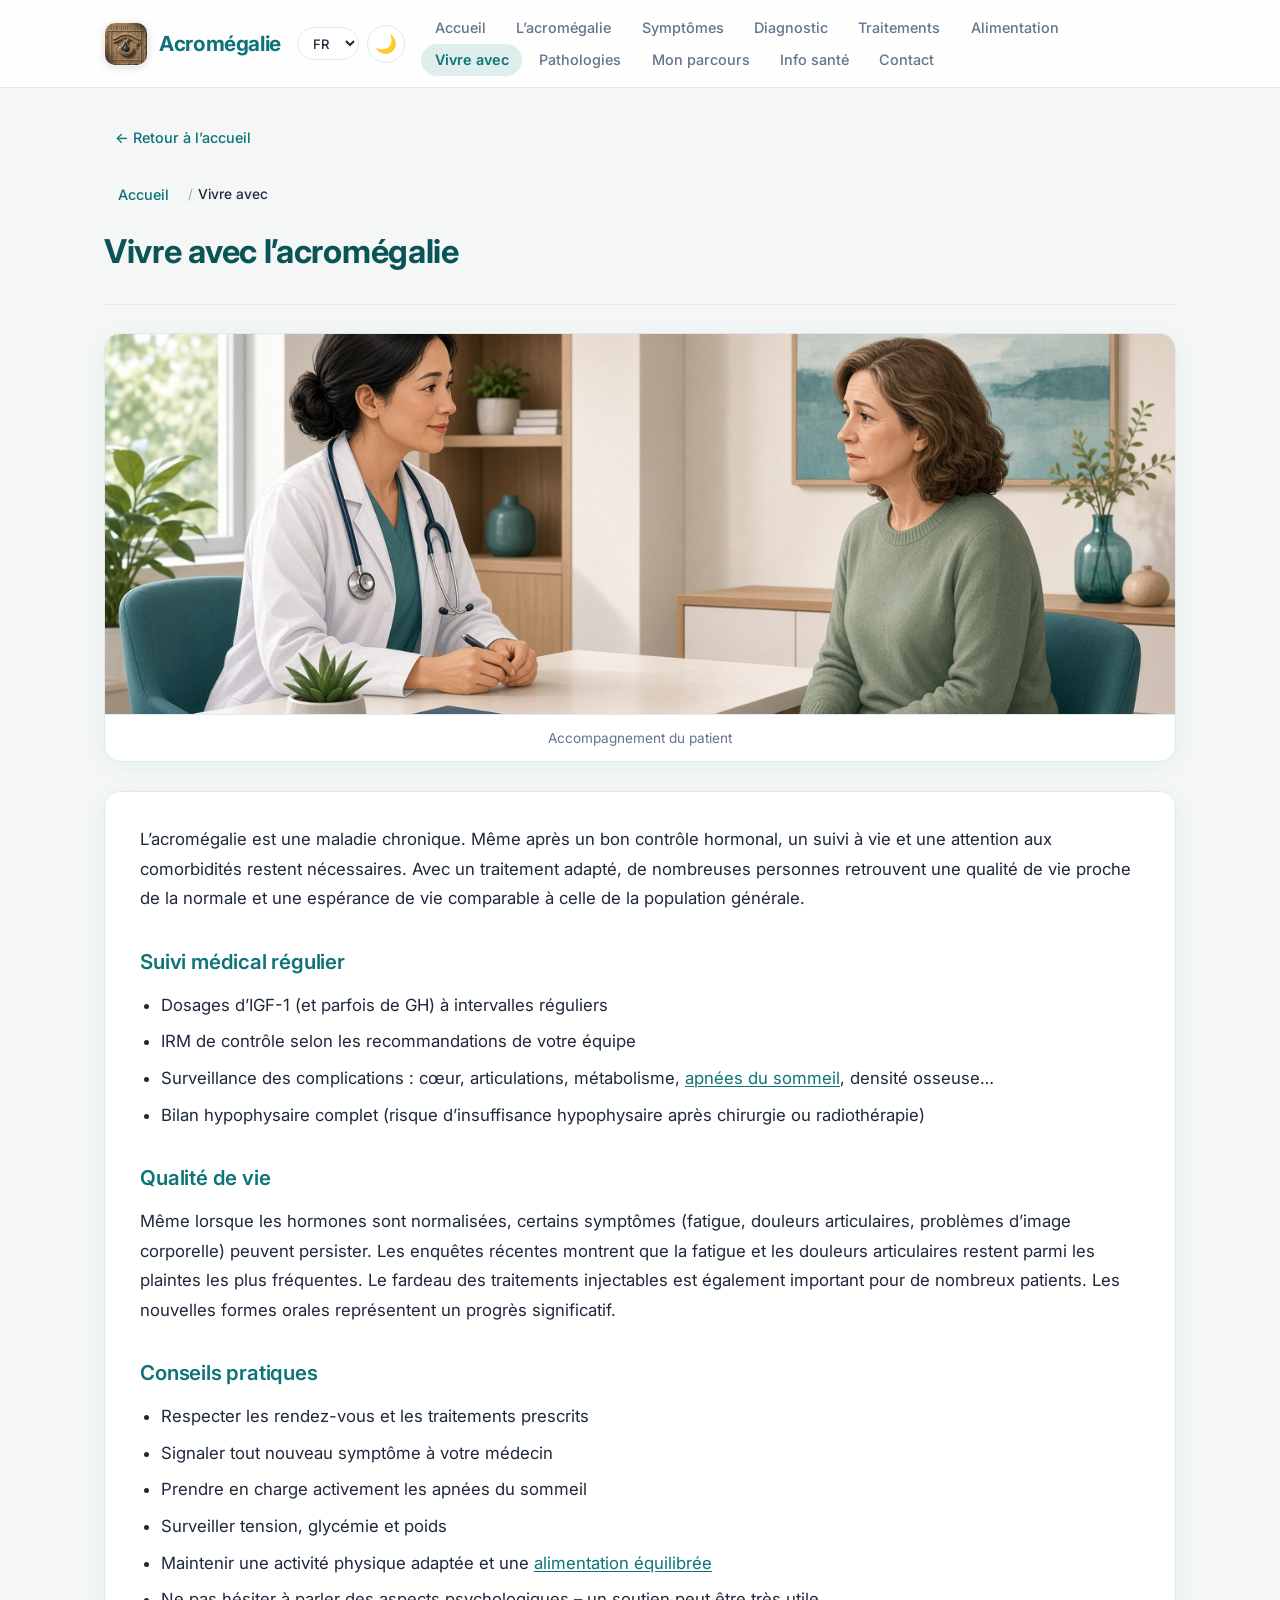
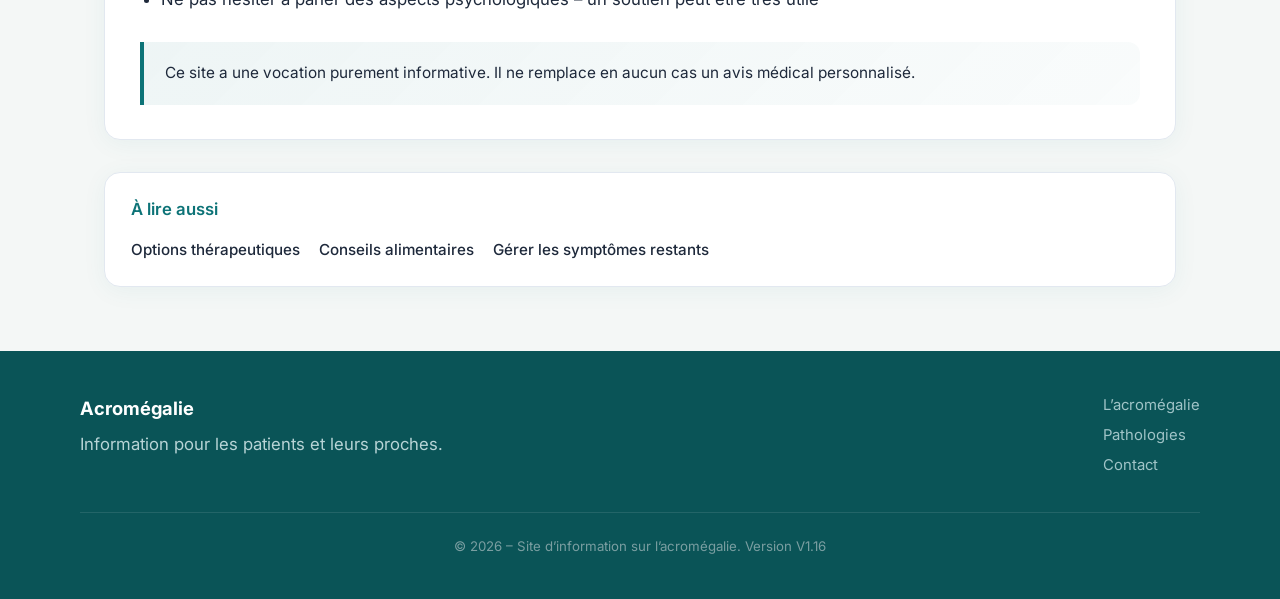
<file: vivre.html>
<!DOCTYPE html>
<html lang="fr">
<head>
  <meta charset="UTF-8">
  <meta name="viewport" content="width=device-width, initial-scale=1.0">
  <meta name="description" content="Suivi médical à long terme, qualité de vie, fardeau des traitements et conseils concrets pour bien vivre avec l'acromégalie au quotidien.">
  <meta name="keywords" content="acromégalie, acromegaly, hypophyse, hormone de croissance, GH, IGF-1, adénome hypophysaire, symptômes, traitement, patients">
  <meta name="author" content="Site d'information Acromégalie">
  <meta name="robots" content="index, follow">
  <title>Vivre avec l'acromégalie : suivi, qualité de vie et conseils pratiques</title>
  <!-- Open Graph -->
  <meta property="og:type" content="website">
  <meta property="og:title" content="Vivre avec l'acromégalie : suivi, qualité de vie et conseils pratiques">
  <meta property="og:description" content="Suivi médical à long terme, qualité de vie, fardeau des traitements et conseils concrets pour bien vivre avec l'acromégalie au quotidien.">
  <meta property="og:image" content="illu-consultation.jpg">
  <meta property="og:locale" content="fr_FR">
  <!-- Twitter -->
  <meta name="twitter:card" content="summary_large_image">
  <meta name="twitter:title" content="Vivre avec l'acromégalie : suivi, qualité de vie et conseils pratiques">
  <meta name="twitter:description" content="Suivi médical à long terme, qualité de vie, fardeau des traitements et conseils concrets pour bien vivre avec l'acromégalie au quotidien.">
  <link rel="stylesheet" href="style.css">
</head>
<body>
  <header class="site-header">
    <div class="header-inner">
      <a href="index.html" class="logo">
        <div class="logo-icon"><img src="logo-acromegalie.jpg" alt="Logo Acromégalie – Hypophyse dans la selle turcique"></div>
        <span>Acromégalie</span>
      </a>
      <div class="header-actions">
        <select class="lang-switch" onchange="doTranslate(this.value)" aria-label="Langue">
          <option value="fr">FR</option>
          <option value="en">EN</option>
          <option value="es">ES</option>
        </select>
        <button class="theme-toggle" id="theme-toggle" onclick="toggleTheme()" aria-label="Mode sombre">🌙</button>
        <button class="menu-toggle" aria-label="Menu" onclick="document.querySelector('nav').classList.toggle('open')">☰</button>
      </div>
      <nav>
        <ul>
          <li><a href="index.html">Accueil</a></li>
          <li><a href="acromegalie.html">L’acromégalie</a></li>
          <li><a href="symptomes.html">Symptômes</a></li>
          <li><a href="diagnostic.html">Diagnostic</a></li>
          <li><a href="traitements.html">Traitements</a></li>
          <li><a href="alimentation.html">Alimentation</a></li>
          <li><a href="vivre.html" class="active">Vivre avec</a></li>
          <li><a href="pathologies.html">Pathologies</a></li>
          <li><a href="mon-parcours.html">Mon parcours</a></li>
          <li><a href="info-sante.html">Info santé</a></li>
          <li><a href="contact.html">Contact</a></li>
        </ul>
      </nav>
    </div>
  </header>

  <main>
    <a href="index.html" class="back-btn">← Retour à l’accueil</a>
    <div class="page-header">
      <nav class="breadcrumb" aria-label="Fil d’Ariane"><a href="index.html">Accueil</a><span class="bc-sep">/</span><span class="bc-current">Vivre avec</span></nav>
      <h1>Vivre avec l’acromégalie</h1>
    </div>

    <figure class="content-figure">
      <img src="illu-consultation.jpg" alt="Accompagnement du patient" loading="lazy" width="800" height="450">
      <figcaption>Accompagnement du patient</figcaption>
    </figure>

    <div class="content-block">
      <p>L’acromégalie est une maladie chronique. Même après un bon contrôle hormonal, un suivi à vie et une attention aux comorbidités restent nécessaires. Avec un traitement adapté, de nombreuses personnes retrouvent une qualité de vie proche de la normale et une espérance de vie comparable à celle de la population générale.</p>

      <h2>Suivi médical régulier</h2>
      <ul>
        <li>Dosages d’IGF-1 (et parfois de GH) à intervalles réguliers</li>
        <li>IRM de contrôle selon les recommandations de votre équipe</li>
        <li>Surveillance des complications : cœur, articulations, métabolisme, <a href="symptomes.html">apnées du sommeil</a>, densité osseuse…</li>
        <li>Bilan hypophysaire complet (risque d’insuffisance hypophysaire après chirurgie ou radiothérapie)</li>
      </ul>

      <h2>Qualité de vie</h2>
      <p>Même lorsque les hormones sont normalisées, certains symptômes (fatigue, douleurs articulaires, problèmes d’image corporelle) peuvent persister. Les enquêtes récentes montrent que la fatigue et les douleurs articulaires restent parmi les plaintes les plus fréquentes. Le fardeau des traitements injectables est également important pour de nombreux patients. Les nouvelles formes orales représentent un progrès significatif.</p>

      <h2>Conseils pratiques</h2>
      <ul>
        <li>Respecter les rendez-vous et les traitements prescrits</li>
        <li>Signaler tout nouveau symptôme à votre médecin</li>
        <li>Prendre en charge activement les apnées du sommeil</li>
        <li>Surveiller tension, glycémie et poids</li>
        <li>Maintenir une activité physique adaptée et une <a href="alimentation.html">alimentation équilibrée</a></li>
        <li>Ne pas hésiter à parler des aspects psychologiques – un soutien peut être très utile</li>
      </ul>

      <div class="note">
        Ce site a une vocation purement informative. Il ne remplace en aucun cas un avis médical personnalisé.
      </div>
    </div>

    <aside class="related-box">
      <h3>À lire aussi</h3>
      <ul>
        <li><a href="traitements.html">Options thérapeutiques</a></li>
        <li><a href="alimentation.html">Conseils alimentaires</a></li>
        <li><a href="symptomes.html">Gérer les symptômes restants</a></li>
      </ul>
    </aside>

  </main>

  <footer class="site-footer">
    <div class="footer-inner">
      <div>
        <div class="footer-brand">Acromégalie</div>
        <p>Information pour les patients et leurs proches.</p>
      </div>
      <div class="footer-links">
        <a href="acromegalie.html">L’acromégalie</a>
        <a href="pathologies.html">Pathologies</a>
        <a href="contact.html">Contact</a>
      </div>
    </div>
    <div class="footer-bottom">© 2026 – Site d’information sur l’acromégalie. Version V1.16</div>
  </footer>
  <div id="google_translate_element" style="display:none"></div>
  <script src="site.js"></script>
  <script src="https://translate.google.com/translate_a/element.js?cb=googleTranslateElementInit"></script>
</body>
</html>
</file>
<file: style.css>
/* ============================================
   Site Acromégalie – V1.8
   Design contemporain + mode sombre + i18n
   ============================================ */

@import url('https://fonts.googleapis.com/css2?family=Inter:wght@400;500;600;700&display=swap');

:root {
  --primary: #0d7377;
  --primary-light: #14919b;
  --primary-dark: #0a5457;
  --accent: #c9a86c;
  --bg: #f4f7f6;
  --bg-card: #ffffff;
  --text: #1e293b;
  --text-light: #64748b;
  --border: #e2e8f0;
  --radius: 16px;
  --radius-sm: 12px;
  --shadow: 0 4px 24px rgba(13, 115, 119, 0.06);
  --shadow-hover: 0 12px 36px rgba(13, 115, 119, 0.11);
  --font: 'Inter', system-ui, -apple-system, BlinkMacSystemFont, sans-serif;
  --header-bg: rgba(255, 255, 255, 0.85);
  --note-bg: linear-gradient(135deg, rgba(13,115,119,0.07), rgba(13,115,119,0.025));
}

[data-theme="dark"] {
  --primary: #2dd4bf;
  --primary-light: #5eead4;
  --primary-dark: #14b8a6;
  --accent: #d4b87a;
  --bg: #0f172a;
  --bg-card: #1e293b;
  --text: #e2e8f0;
  --text-light: #94a3b8;
  --border: #334155;
  --shadow: 0 4px 24px rgba(0, 0, 0, 0.35);
  --shadow-hover: 0 12px 36px rgba(0, 0, 0, 0.45);
  --header-bg: rgba(15, 23, 42, 0.9);
  --note-bg: linear-gradient(135deg, rgba(45,212,191,0.1), rgba(45,212,191,0.04));
}

*, *::before, *::after {
  box-sizing: border-box;
  margin: 0;
  padding: 0;
}

html {
  scroll-behavior: smooth;
}

body {
  font-family: var(--font);
  background: var(--bg);
  color: var(--text);
  line-height: 1.7;
  font-size: 1.05rem;
  min-height: 100vh;
  display: flex;
  flex-direction: column;
  -webkit-font-smoothing: antialiased;
  transition: background 0.3s ease, color 0.3s ease;
}

/* ---------- Header ---------- */
.site-header {
  background: var(--header-bg);
  backdrop-filter: blur(14px);
  -webkit-backdrop-filter: blur(14px);
  border-bottom: 1px solid var(--border);
  position: sticky;
  top: 0;
  z-index: 100;
  transition: background 0.3s ease;
}

.header-inner {
  max-width: 1120px;
  margin: 0 auto;
  padding: 0.85rem 1.5rem;
  display: flex;
  align-items: center;
  justify-content: space-between;
  gap: 1rem;
}

.logo {
  display: flex;
  align-items: center;
  gap: 0.7rem;
  text-decoration: none;
  color: var(--primary-dark);
  font-weight: 700;
  font-size: 1.3rem;
  letter-spacing: -0.4px;
}

.logo-icon {
  width: 44px;
  height: 44px;
  border-radius: 11px;
  overflow: hidden;
  flex-shrink: 0;
  box-shadow: 0 2px 8px rgba(0,0,0,0.12);
  border: 1px solid rgba(0,0,0,0.06);
}

.logo-icon img {
  width: 100%;
  height: 100%;
  object-fit: cover;
  display: block;
}

.logo span {
  color: var(--primary);
}

.header-actions {
  display: flex;
  align-items: center;
  gap: 0.5rem;
}

/* Language & Dark mode controls */
.lang-switch, .theme-toggle {
  background: var(--bg-card);
  border: 1px solid var(--border);
  color: var(--text);
  font-size: 0.82rem;
  font-weight: 500;
  padding: 0.4rem 0.7rem;
  border-radius: 999px;
  cursor: pointer;
  transition: all 0.2s ease;
  font-family: inherit;
}

.lang-switch:hover, .theme-toggle:hover {
  border-color: var(--primary);
  color: var(--primary);
}

.theme-toggle {
  width: 38px;
  height: 38px;
  display: flex;
  align-items: center;
  justify-content: center;
  padding: 0;
  font-size: 1.1rem;
}

nav ul {
  list-style: none;
  display: flex;
  flex-wrap: wrap;
  gap: 0.2rem;
  align-items: center;
}

nav a {
  text-decoration: none;
  color: var(--text-light);
  font-weight: 500;
  font-size: 0.9rem;
  padding: 0.45rem 0.85rem;
  border-radius: 999px;
  transition: all 0.2s ease;
}

nav a:hover {
  color: var(--primary);
  background: rgba(13, 115, 119, 0.07);
}

[data-theme="dark"] nav a:hover {
  background: rgba(45, 212, 191, 0.1);
}

nav a.active {
  color: var(--primary);
  background: rgba(13, 115, 119, 0.12);
  font-weight: 600;
}

[data-theme="dark"] nav a.active {
  background: rgba(45, 212, 191, 0.15);
}

.menu-toggle {
  display: none;
  background: none;
  border: none;
  font-size: 1.5rem;
  cursor: pointer;
  color: var(--primary);
  padding: 0.3rem;
}

/* ---------- Update banner ---------- */
.update-banner {
  display: inline-block;
  background: rgba(13, 115, 119, 0.08);
  color: var(--primary-dark);
  font-size: 0.82rem;
  font-weight: 500;
  padding: 0.35rem 0.9rem;
  border-radius: 999px;
  margin-bottom: 1.5rem;
  letter-spacing: 0.2px;
}

[data-theme="dark"] .update-banner {
  background: rgba(45, 212, 191, 0.12);
  color: var(--primary-light);
}

/* ---------- Back button ---------- */
.back-btn {
  display: inline-flex;
  align-items: center;
  gap: 0.4rem;
  color: var(--primary);
  text-decoration: none;
  font-size: 0.9rem;
  font-weight: 500;
  margin-bottom: 1.2rem;
  padding: 0.35rem 0.7rem;
  border-radius: 8px;
  transition: background 0.2s;
}

.back-btn:hover {
  background: rgba(13, 115, 119, 0.08);
}

[data-theme="dark"] .back-btn:hover {
  background: rgba(45, 212, 191, 0.1);
}

/* ---------- Main ---------- */
main {
  flex: 1;
  max-width: 1120px;
  width: 100%;
  margin: 0 auto;
  padding: 2rem 1.5rem 4rem;
}

/* Hero */
.hero {
  text-align: center;
  padding: 2.8rem 1.2rem 3.2rem;
  margin-bottom: 2.5rem;
  background: linear-gradient(165deg, rgba(13,115,119,0.05) 0%, rgba(13,115,119,0.01) 100%);
  border-radius: var(--radius);
  border: 1px solid rgba(13,115,119,0.06);
}

[data-theme="dark"] .hero {
  background: linear-gradient(165deg, rgba(45,212,191,0.08) 0%, rgba(45,212,191,0.02) 100%);
  border-color: rgba(45,212,191,0.1);
}

.hero h1 {
  font-size: clamp(1.9rem, 4.8vw, 2.7rem);
  color: var(--primary-dark);
  margin-bottom: 1rem;
  font-weight: 700;
  line-height: 1.2;
  letter-spacing: -0.5px;
}

.hero p {
  font-size: 1.12rem;
  color: var(--text-light);
  max-width: 620px;
  margin: 0 auto 1.8rem;
  line-height: 1.75;
}

.btn {
  display: inline-block;
  background: var(--primary);
  color: #fff;
  text-decoration: none;
  padding: 0.85rem 1.8rem;
  border-radius: 999px;
  font-weight: 600;
  font-size: 0.98rem;
  transition: all 0.25s ease;
  border: none;
  cursor: pointer;
  box-shadow: 0 4px 14px rgba(13, 115, 119, 0.22);
}

[data-theme="dark"] .btn {
  color: #0f172a;
  box-shadow: 0 4px 14px rgba(45, 212, 191, 0.25);
}

.btn:hover {
  background: var(--primary-dark);
  transform: translateY(-2px);
}

/* Section titles */
.section-title {
  font-size: 1.35rem;
  font-weight: 600;
  color: var(--primary-dark);
  margin-bottom: 1.3rem;
  letter-spacing: -0.3px;
}

/* Start section */
.start-section {
  margin-bottom: 1rem;
}

.start-grid {
  display: grid;
  grid-template-columns: repeat(auto-fit, minmax(240px, 1fr));
  gap: 1.2rem;
}

.start-card {
  background: var(--bg-card);
  border-radius: var(--radius);
  padding: 1.6rem 1.5rem;
  text-decoration: none;
  color: inherit;
  border: 1px solid var(--border);
  box-shadow: var(--shadow);
  transition: all 0.25s ease;
  display: block;
}

.start-card:hover {
  transform: translateY(-4px);
  box-shadow: var(--shadow-hover);
  border-color: rgba(13, 115, 119, 0.18);
}

.start-icon {
  font-size: 1.6rem;
  margin-bottom: 0.7rem;
}

.start-card h3 {
  font-size: 1.08rem;
  font-weight: 600;
  color: var(--primary);
  margin-bottom: 0.4rem;
}

.start-card p {
  font-size: 0.92rem;
  color: var(--text-light);
  line-height: 1.55;
}

/* Cards */
.cards {
  display: grid;
  grid-template-columns: repeat(auto-fit, minmax(270px, 1fr));
  gap: 1.3rem;
}

.card {
  background: var(--bg-card);
  border-radius: var(--radius);
  padding: 1.7rem;
  box-shadow: var(--shadow);
  border: 1px solid var(--border);
  transition: all 0.28s ease;
  text-decoration: none;
  color: inherit;
  display: block;
  position: relative;
  overflow: hidden;
}

.card::before {
  content: '';
  position: absolute;
  top: 0;
  left: 0;
  width: 3px;
  height: 100%;
  background: var(--primary);
  opacity: 0;
  transition: opacity 0.25s ease;
}

.card:hover {
  transform: translateY(-4px);
  box-shadow: var(--shadow-hover);
  border-color: rgba(13, 115, 119, 0.15);
}

.card:hover::before {
  opacity: 1;
}

.card-icon {
  font-size: 1.4rem;
  margin-bottom: 0.65rem;
  opacity: 0.9;
}

.card h3 {
  color: var(--primary);
  margin-bottom: 0.5rem;
  font-size: 1.12rem;
  font-weight: 600;
  letter-spacing: -0.2px;
}

.card p {
  color: var(--text-light);
  font-size: 0.94rem;
  line-height: 1.6;
}

/* Content pages */
.page-header {
  margin-bottom: 1.8rem;
  padding-bottom: 1.2rem;
  border-bottom: 1px solid var(--border);
}

.page-header h1 {
  font-size: clamp(1.65rem, 3.4vw, 2.05rem);
  color: var(--primary-dark);
  margin-bottom: 0.3rem;
  font-weight: 700;
  letter-spacing: -0.3px;
}

.page-header .breadcrumb {
  font-size: 0.86rem;
  color: var(--text-light);
}

.page-header .breadcrumb a {
  color: var(--primary);
  text-decoration: none;
  font-weight: 500;
}

.content-block {
  background: var(--bg-card);
  border-radius: var(--radius);
  padding: 2.1rem 2.2rem;
  box-shadow: var(--shadow);
  border: 1px solid var(--border);
  margin-bottom: 1.8rem;
  line-height: 1.75;
  transition: background 0.3s ease, border-color 0.3s ease;
}

.content-block h2 {
  color: var(--primary);
  margin: 1.9rem 0 0.7rem;
  font-size: 1.28rem;
  font-weight: 600;
  letter-spacing: -0.2px;
}

.content-block h2:first-child {
  margin-top: 0;
}

.content-block h3 {
  color: var(--primary-dark);
  margin: 1.5rem 0 0.5rem;
  font-size: 1.1rem;
  font-weight: 600;
}

.content-block p,
.content-block ul {
  margin-bottom: 1rem;
  color: var(--text);
}

.content-block ul {
  padding-left: 1.3rem;
}

.content-block li {
  margin-bottom: 0.45rem;
}

.note {
  background: var(--note-bg);
  border-left: 4px solid var(--primary);
  padding: 1.15rem 1.3rem;
  border-radius: 0 12px 12px 0;
  margin: 1.7rem 0 0;
  font-size: 0.96rem;
  color: var(--text);
}

/* Footer */
.site-footer {
  background: var(--primary-dark);
  color: #b8d4d6;
  padding: 2.6rem 1.5rem;
  margin-top: auto;
}

[data-theme="dark"] .site-footer {
  background: #020617;
  color: #94a3b8;
}

.footer-inner {
  max-width: 1120px;
  margin: 0 auto;
  display: flex;
  flex-wrap: wrap;
  justify-content: space-between;
  gap: 2rem;
}

.footer-brand {
  font-weight: 700;
  font-size: 1.15rem;
  color: white;
  margin-bottom: 0.35rem;
}

.footer-links a {
  color: #a0c4c7;
  text-decoration: none;
  display: block;
  margin-bottom: 0.3rem;
  font-size: 0.93rem;
  transition: color 0.2s;
}

.footer-links a:hover {
  color: white;
}

.footer-bottom {
  max-width: 1120px;
  margin: 1.8rem auto 0;
  padding-top: 1.4rem;
  border-top: 1px solid rgba(255,255,255,0.1);
  font-size: 0.83rem;
  color: #7a9ea1;
  text-align: center;
}

/* Google Translate hide default banner */
.goog-te-banner-frame, .goog-te-balloon-frame {
  display: none !important;
}
body {
  top: 0 !important;
}
.skiptranslate {
  display: none !important;
}

/* ---------- Responsive ---------- */
@media (max-width: 900px) {
  .menu-toggle {
    display: block;
  }

  nav {
    display: none;
    width: 100%;
  }

  nav.open {
    display: block;
  }

  nav ul {
    flex-direction: column;
    align-items: stretch;
    padding: 0.5rem 0 0.8rem;
    gap: 0.1rem;
  }

  nav a {
    display: block;
    padding: 0.7rem 1rem;
    border-radius: 10px;
  }

  .header-inner {
    flex-wrap: wrap;
  }

  .start-grid {
    grid-template-columns: 1fr;
  }
}

@media (max-width: 520px) {
  main {
    padding: 1.4rem 1rem 3rem;
  }

  .hero {
    padding: 2rem 1rem 2.4rem;
  }

  .content-block {
    padding: 1.5rem 1.3rem;
  }

  .card {
    padding: 1.45rem;
  }

  .header-actions {
    gap: 0.35rem;
  }

  .lang-switch {
    font-size: 0.75rem;
    padding: 0.35rem 0.55rem;
  }
}

/* Content figures / illustrations */
.content-figure {
  margin: 0 0 1.8rem;
  border-radius: var(--radius);
  overflow: hidden;
  background: var(--bg-card);
  border: 1px solid var(--border);
  box-shadow: var(--shadow);
}

.content-figure img {
  width: 100%;
  height: auto;
  display: block;
  max-height: 380px;
  object-fit: cover;
}

.content-figure figcaption {
  padding: 0.7rem 1.1rem;
  font-size: 0.85rem;
  color: var(--text-light);
  text-align: center;
  border-top: 1px solid var(--border);
}

/* Related links – maillage interne */
.related-box {
  background: var(--bg-card);
  border: 1px solid var(--border);
  border-radius: var(--radius);
  padding: 1.4rem 1.6rem;
  margin-top: 2rem;
  box-shadow: var(--shadow);
}

.related-box h3 {
  font-size: 1.05rem;
  font-weight: 600;
  color: var(--primary);
  margin-bottom: 0.7rem;
}

.related-box ul {
  list-style: none;
  padding: 0;
  margin: 0;
  display: flex;
  flex-wrap: wrap;
  gap: 0.5rem 1.2rem;
}

.related-box a {
  color: var(--text);
  text-decoration: none;
  font-size: 0.95rem;
  font-weight: 500;
  padding: 0.3rem 0;
  border-bottom: 1px solid transparent;
  transition: all 0.2s;
}

.related-box a:hover {
  color: var(--primary);
  border-bottom-color: var(--primary);
}

.content-block a {
  color: var(--primary);
  text-decoration: underline;
  text-underline-offset: 2px;
}

.content-block a:hover {
  color: var(--primary-dark);
}

/* Breadcrumb – more visible */
.breadcrumb, nav.breadcrumb {
  display: flex;
  align-items: center;
  flex-wrap: wrap;
  gap: 0.35rem;
  font-size: 0.88rem;
  color: var(--text-light);
  margin-bottom: 0.6rem;
}

.breadcrumb a, nav.breadcrumb a {
  color: var(--primary);
  text-decoration: none;
  font-weight: 500;
}

.breadcrumb a:hover, nav.breadcrumb a:hover {
  text-decoration: underline;
}

.bc-sep {
  color: var(--text-light);
  opacity: 0.6;
  user-select: none;
}

.bc-current {
  color: var(--text);
  font-weight: 500;
}

/* Mobile menu refinements */
@media (max-width: 900px) {
  nav ul {
    background: var(--bg-card);
    border-radius: 12px;
    border: 1px solid var(--border);
    padding: 0.5rem;
    margin-top: 0.5rem;
    box-shadow: var(--shadow);
  }

  nav a {
    padding: 0.85rem 1rem;
  }

  nav a.active {
    background: rgba(13, 115, 119, 0.12);
  }
}

/* Video grid – Sequoia Santé */
.video-section {
  margin-top: 0.5rem;
}

.video-channel-header {
  display: flex;
  flex-wrap: wrap;
  align-items: center;
  gap: 1rem;
  margin-bottom: 1.5rem;
  padding: 1rem 1.2rem;
  background: var(--bg-card);
  border: 1px solid var(--border);
  border-radius: var(--radius);
  box-shadow: var(--shadow);
}

.video-channel-header a {
  color: var(--primary);
  font-weight: 600;
  text-decoration: none;
}

.video-channel-header a:hover {
  text-decoration: underline;
}

.video-theme {
  margin: 1.8rem 0 0.9rem;
  font-size: 1.15rem;
  color: var(--primary);
  font-weight: 600;
}

.video-grid {
  display: grid;
  grid-template-columns: repeat(auto-fill, minmax(240px, 1fr));
  gap: 1.2rem;
  margin-bottom: 1.5rem;
}

.video-card {
  background: var(--bg-card);
  border: 1px solid var(--border);
  border-radius: var(--radius-sm);
  overflow: hidden;
  text-decoration: none;
  color: inherit;
  box-shadow: var(--shadow);
  transition: transform 0.25s ease, box-shadow 0.25s ease;
  display: flex;
  flex-direction: column;
}

.video-card:hover {
  transform: translateY(-3px);
  box-shadow: var(--shadow-hover);
}

.video-card img {
  width: 100%;
  aspect-ratio: 16/9;
  object-fit: cover;
  display: block;
  background: #111;
}

.video-card .video-title {
  padding: 0.75rem 0.9rem 1rem;
  font-size: 0.9rem;
  font-weight: 500;
  line-height: 1.4;
  color: var(--text);
}

.video-disclaimer {
  font-size: 0.88rem;
  color: var(--text-light);
  margin-top: 0.5rem;
}

/* Disclaimers */
.disclaimer {
  background: var(--note-bg);
  border: 1px solid var(--border);
  border-left: 4px solid var(--accent);
  border-radius: 0 12px 12px 0;
  padding: 1rem 1.2rem;
  margin-bottom: 1.6rem;
  font-size: 0.92rem;
  color: var(--text);
  line-height: 1.65;
}

.disclaimer strong {
  color: var(--primary-dark);
}

.disclaimer-site {
  border-left-color: var(--primary);
  margin-top: 1.5rem;
}
</file>
